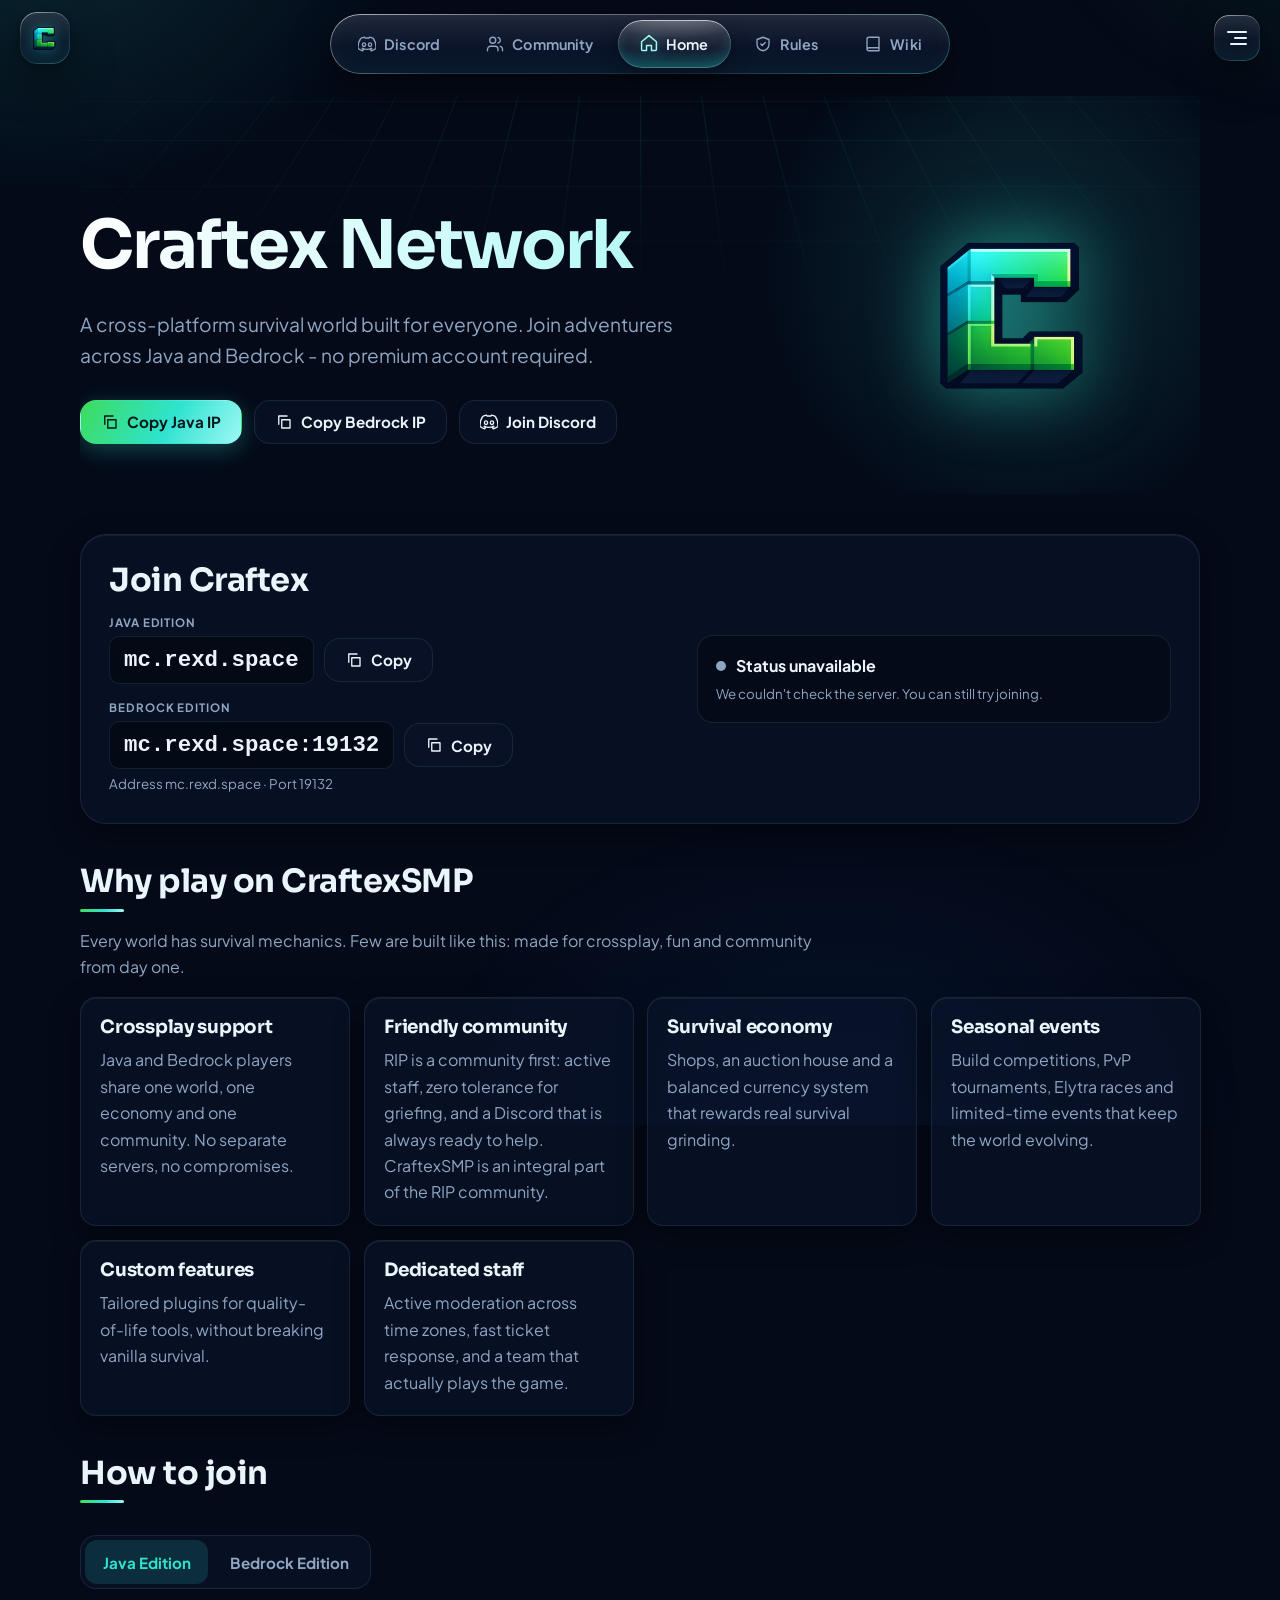
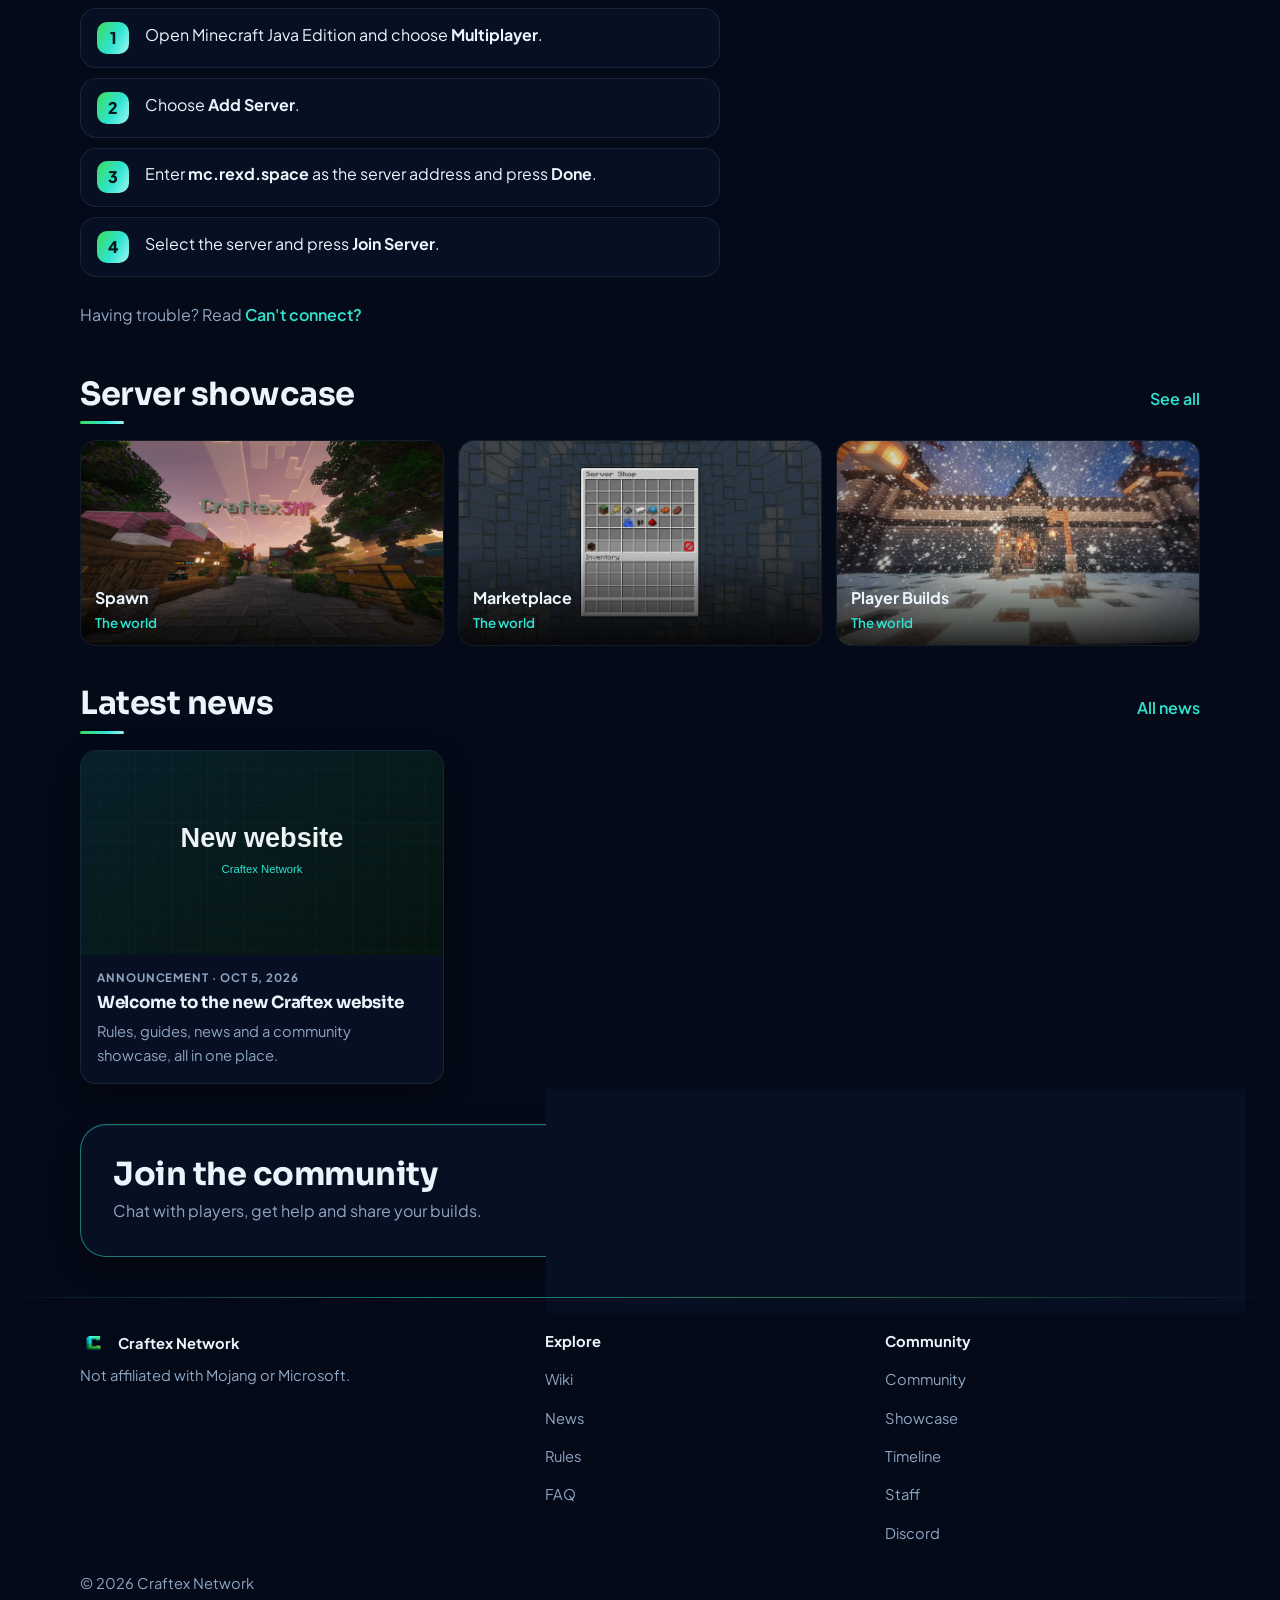
<file: index.html>
<!doctype html>
<html lang="en">
<head>
<meta charset="UTF-8">
<meta name="viewport" content="width=device-width, initial-scale=1, viewport-fit=cover">
<link rel="canonical" href="https://craftex.rexd.space/">
<meta property="og:url" content="https://craftex.rexd.space/">
<title>Craftex Network</title>
<meta name="description" content="Cracked cross-platform survival SMP for Java & Bedrock. No premium account required — join the RIP community today.">
<meta name="theme-color" content="#040a18">
<meta property="og:site_name" content="Craftex Network">
<meta property="og:type" content="website">
<meta property="og:title" content="Craftex Network">
<meta property="og:description" content="Cracked cross-platform survival SMP for Java & Bedrock. No premium account required — join the RIP community today.">
<meta property="og:image" content="https://craftex.rexd.space/images/og-image.png">
<meta name="twitter:card" content="summary_large_image">
<meta name="twitter:title" content="Craftex Network">
<meta name="twitter:description" content="Cracked cross-platform survival SMP for Java & Bedrock. No premium account required — join the RIP community today.">
<meta name="twitter:image" content="https://craftex.rexd.space/images/og-image.png">
<link rel="icon" href="favicon.ico" sizes="any">
<link rel="icon" type="image/png" sizes="32x32" href="images/icons/favicon-32.png">
<link rel="icon" type="image/png" sizes="16x16" href="images/icons/favicon-16.png">
<link rel="apple-touch-icon" href="images/icons/apple-touch-icon.png">
<link rel="manifest" href="site.webmanifest">
<script>/* page transition hand-off: keeps the screen covered while the next page loads (see js/app.js, PT) */
(function(){try{var d=document.documentElement,t=+sessionStorage.getItem("cx-pt");if(t){sessionStorage.removeItem("cx-pt");if(Date.now()-t<8000&&!(window.matchMedia&&matchMedia("(prefers-reduced-motion: reduce)").matches)){d.classList.add("pt-enter","pt-hold");setTimeout(function(){d.classList.remove("pt-enter","pt-hold")},5000)}}}catch(e){}})();</script>
<link rel="preload" href="fonts/sora-latin-wght-normal.woff2" as="font" type="font/woff2" crossorigin>
<link rel="preload" href="fonts/plus-jakarta-sans-latin-wght-normal.woff2" as="font" type="font/woff2" crossorigin>
<link rel="preload" href="images/logo.png" as="image">
<link rel="stylesheet" href="css/style.css">
</head>
<body data-page="home">
<main id="main" class="page-fade"><noscript><div class="container page"><p>This website needs JavaScript to display its content.</p></div></noscript></main>
<script src="js/data.js"></script>
<script src="js/app.js"></script>
</body>
</html>
</file>
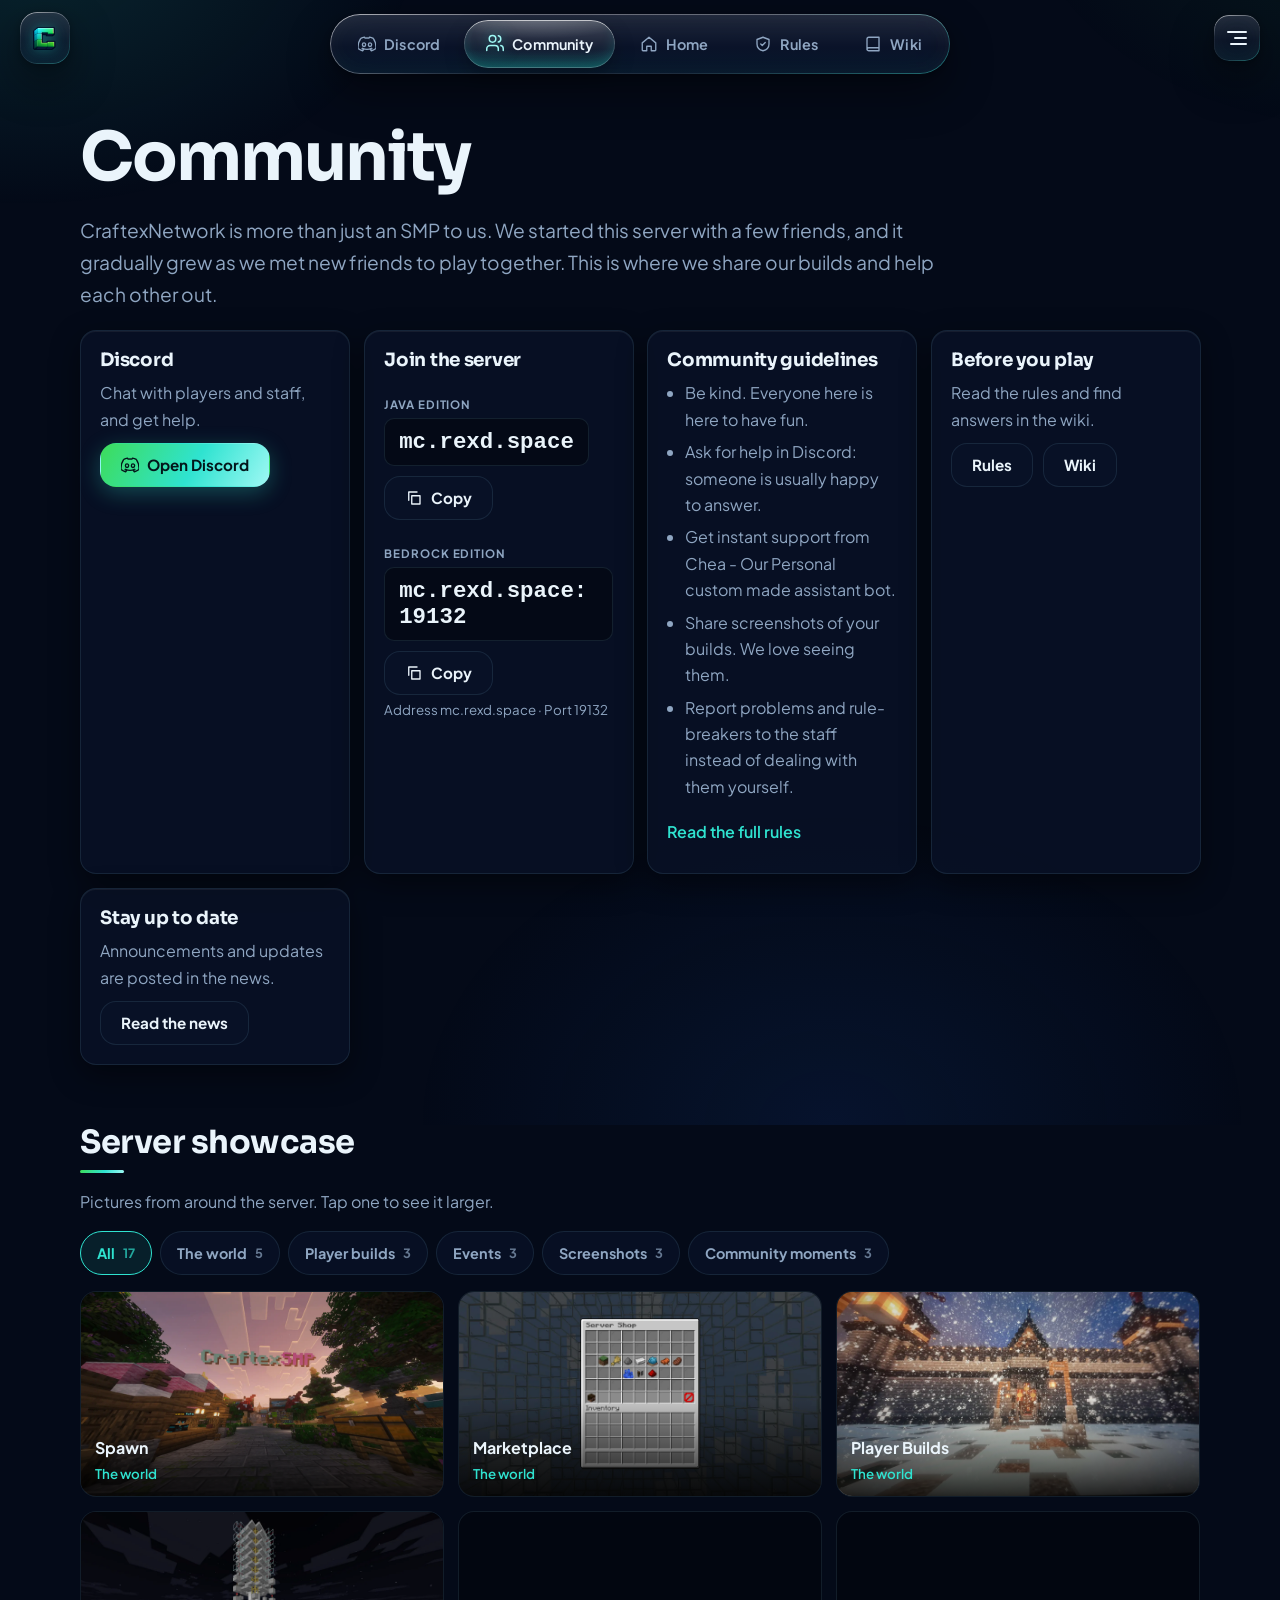
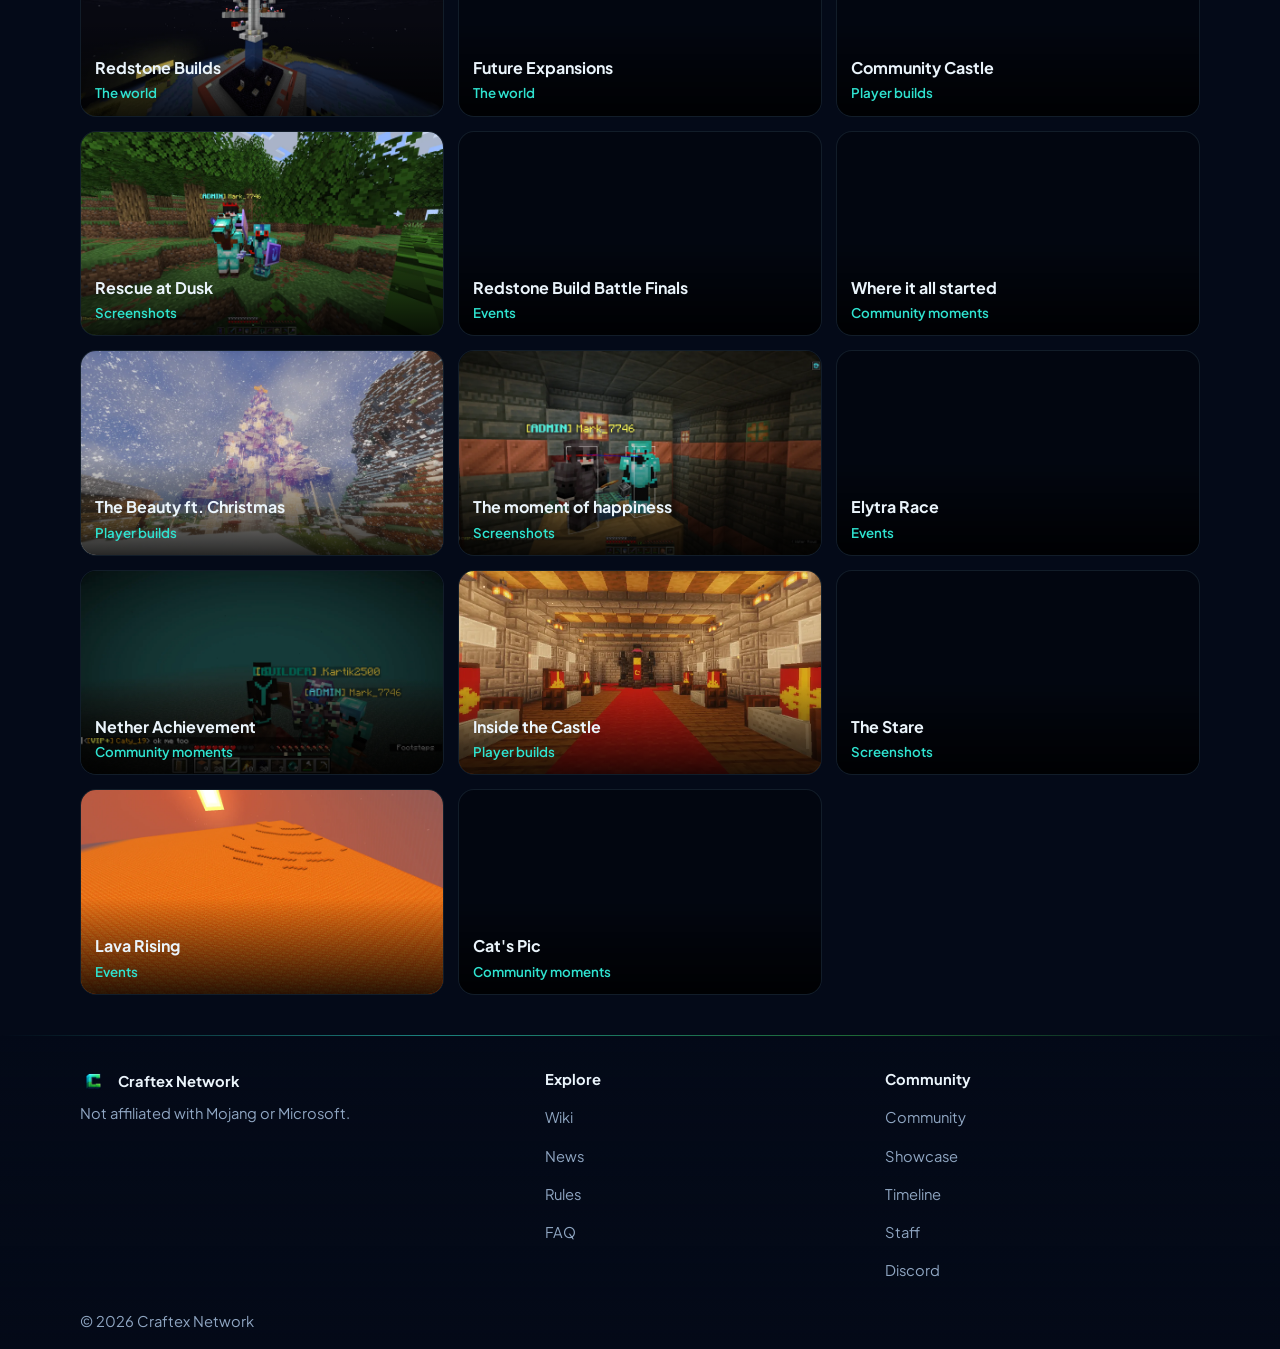
<file: community.html>
<!doctype html>
<html lang="en">
<head>
<meta charset="UTF-8">
<meta name="viewport" content="width=device-width, initial-scale=1, viewport-fit=cover">
<link rel="canonical" href="https://craftex.rexd.space/community.html">
<meta property="og:url" content="https://craftex.rexd.space/community.html">
<title>Community · Craftex Network</title>
<meta name="description" content="Where players meet, share their builds and help each other out.">
<meta name="theme-color" content="#040a18">
<meta property="og:site_name" content="Craftex Network">
<meta property="og:type" content="website">
<meta property="og:title" content="Community · Craftex Network">
<meta property="og:description" content="Where players meet, share their builds and help each other out.">
<meta property="og:image" content="https://craftex.rexd.space/images/og-image.png">
<meta name="twitter:card" content="summary_large_image">
<meta name="twitter:title" content="Community · Craftex Network">
<meta name="twitter:description" content="Where players meet, share their builds and help each other out.">
<meta name="twitter:image" content="https://craftex.rexd.space/images/og-image.png">
<link rel="icon" href="favicon.ico" sizes="any">
<link rel="icon" type="image/png" sizes="32x32" href="images/icons/favicon-32.png">
<link rel="icon" type="image/png" sizes="16x16" href="images/icons/favicon-16.png">
<link rel="apple-touch-icon" href="images/icons/apple-touch-icon.png">
<link rel="manifest" href="site.webmanifest">
<script>/* page transition hand-off: keeps the screen covered while the next page loads (see js/app.js, PT) */
(function(){try{var d=document.documentElement,t=+sessionStorage.getItem("cx-pt");if(t){sessionStorage.removeItem("cx-pt");if(Date.now()-t<8000&&!(window.matchMedia&&matchMedia("(prefers-reduced-motion: reduce)").matches)){d.classList.add("pt-enter","pt-hold");setTimeout(function(){d.classList.remove("pt-enter","pt-hold")},5000)}}}catch(e){}})();</script>
<link rel="preload" href="fonts/sora-latin-wght-normal.woff2" as="font" type="font/woff2" crossorigin>
<link rel="preload" href="fonts/plus-jakarta-sans-latin-wght-normal.woff2" as="font" type="font/woff2" crossorigin>
<link rel="preload" href="images/logo.png" as="image">
<link rel="stylesheet" href="css/style.css">
</head>
<body data-page="community">
<main id="main" class="page-fade"><noscript><div class="container page"><p>This website needs JavaScript to display its content.</p></div></noscript></main>
<script src="js/data.js"></script>
<script src="js/app.js"></script>
</body>
</html>
</file>
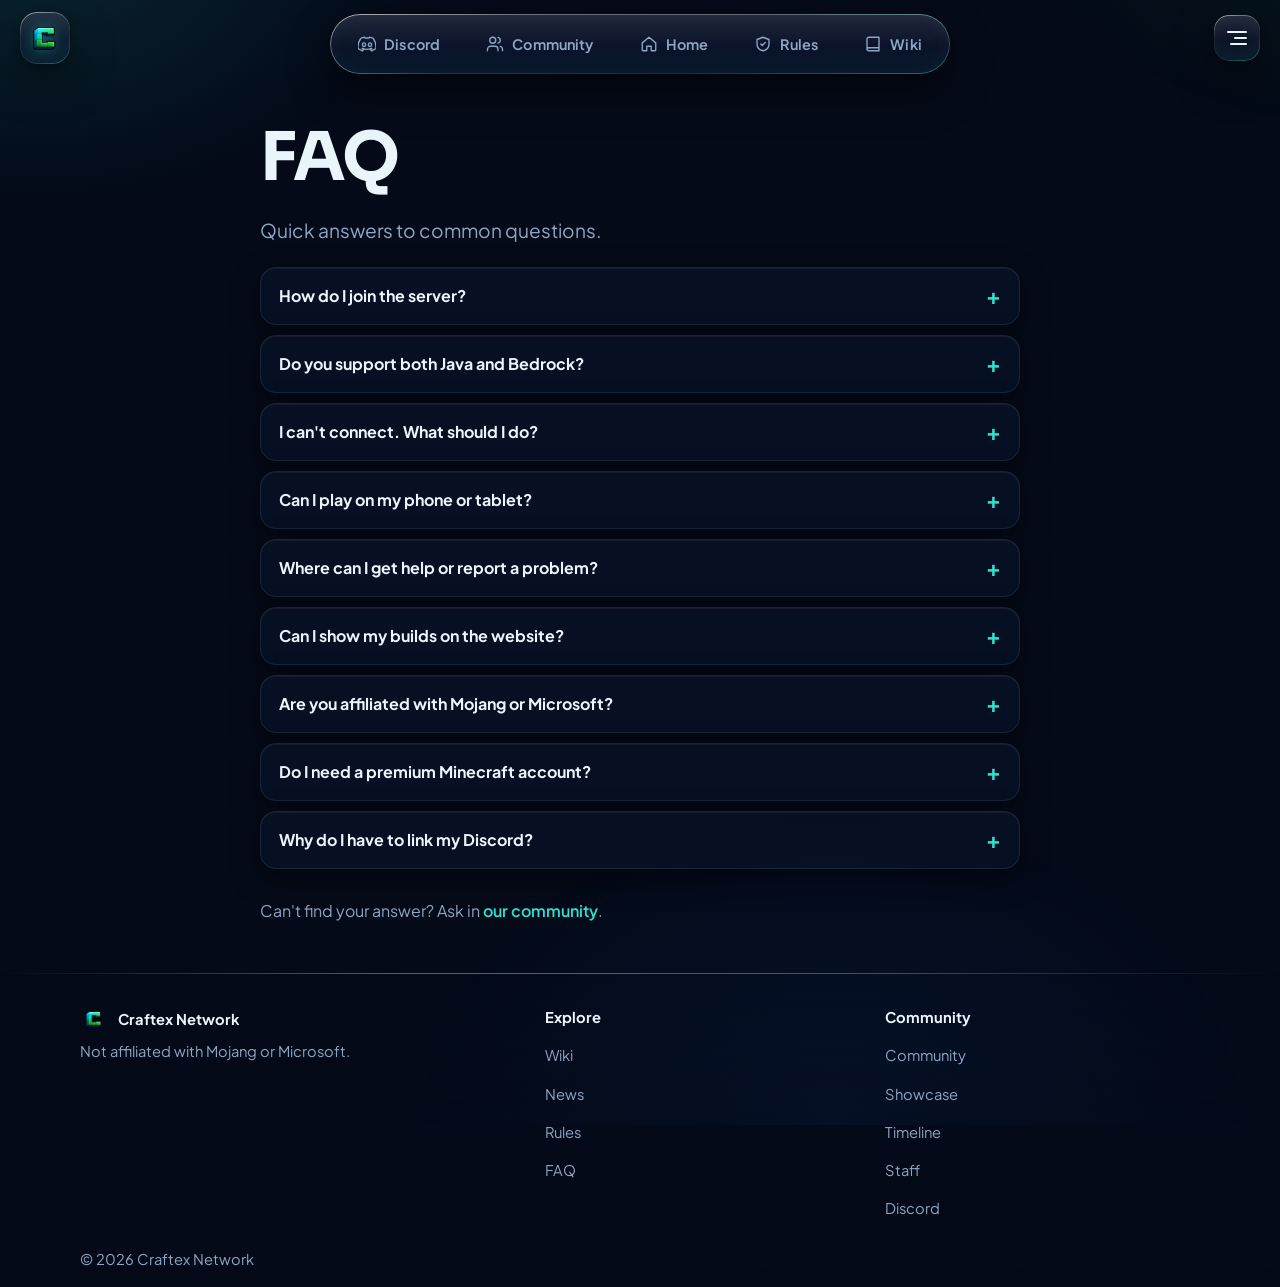
<file: faq.html>
<!doctype html>
<html lang="en">
<head>
<meta charset="UTF-8">
<meta name="viewport" content="width=device-width, initial-scale=1, viewport-fit=cover">
<link rel="canonical" href="https://craftex.rexd.space/faq.html">
<meta property="og:url" content="https://craftex.rexd.space/faq.html">
<title>FAQ · Craftex Network</title>
<meta name="description" content="Answers to common questions about Craftex Network.">
<meta name="theme-color" content="#040a18">
<meta property="og:site_name" content="Craftex Network">
<meta property="og:type" content="website">
<meta property="og:title" content="FAQ · Craftex Network">
<meta property="og:description" content="Answers to common questions about Craftex Network.">
<meta property="og:image" content="https://craftex.rexd.space/images/og-image.png">
<meta name="twitter:card" content="summary_large_image">
<meta name="twitter:title" content="FAQ · Craftex Network">
<meta name="twitter:description" content="Answers to common questions about Craftex Network.">
<meta name="twitter:image" content="https://craftex.rexd.space/images/og-image.png">
<link rel="icon" href="favicon.ico" sizes="any">
<link rel="icon" type="image/png" sizes="32x32" href="images/icons/favicon-32.png">
<link rel="icon" type="image/png" sizes="16x16" href="images/icons/favicon-16.png">
<link rel="apple-touch-icon" href="images/icons/apple-touch-icon.png">
<link rel="manifest" href="site.webmanifest">
<script>/* page transition hand-off: keeps the screen covered while the next page loads (see js/app.js, PT) */
(function(){try{var d=document.documentElement,t=+sessionStorage.getItem("cx-pt");if(t){sessionStorage.removeItem("cx-pt");if(Date.now()-t<8000&&!(window.matchMedia&&matchMedia("(prefers-reduced-motion: reduce)").matches)){d.classList.add("pt-enter","pt-hold");setTimeout(function(){d.classList.remove("pt-enter","pt-hold")},5000)}}}catch(e){}})();</script>
<link rel="preload" href="fonts/sora-latin-wght-normal.woff2" as="font" type="font/woff2" crossorigin>
<link rel="preload" href="fonts/plus-jakarta-sans-latin-wght-normal.woff2" as="font" type="font/woff2" crossorigin>
<link rel="preload" href="images/logo.png" as="image">
<link rel="stylesheet" href="css/style.css">
</head>
<body data-page="faq">
<main id="main" class="page-fade"><noscript><div class="container page"><p>This website needs JavaScript to display its content.</p></div></noscript></main>
<script src="js/data.js"></script>
<script src="js/app.js"></script>
</body>
</html>
</file>
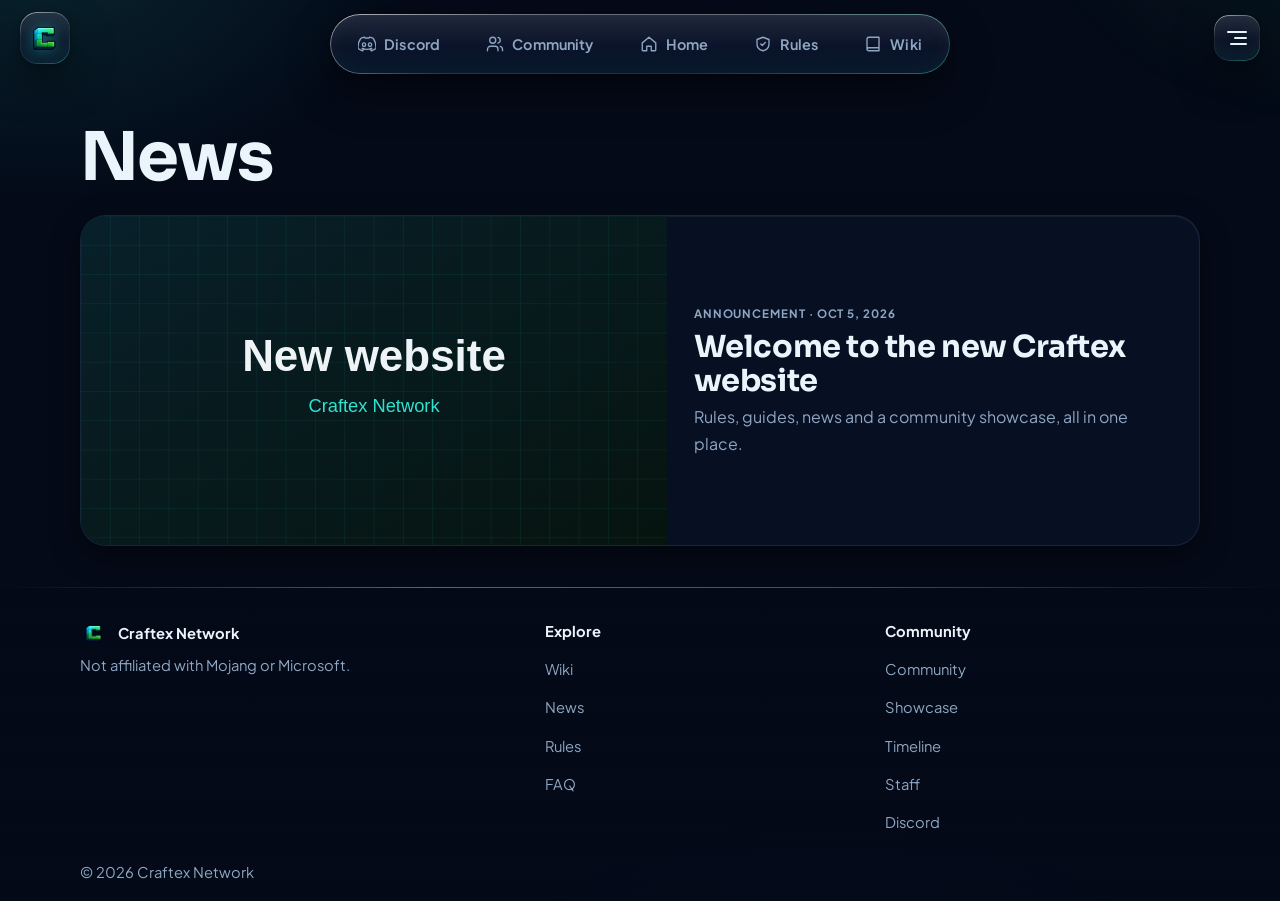
<file: news.html>
<!doctype html>
<html lang="en">
<head>
<meta charset="UTF-8">
<meta name="viewport" content="width=device-width, initial-scale=1, viewport-fit=cover">
<link rel="canonical" href="https://craftex.rexd.space/news.html">
<meta property="og:url" content="https://craftex.rexd.space/news.html">
<title>News · Craftex Network</title>
<meta name="description" content="News and announcements from Craftex Network.">
<meta name="theme-color" content="#040a18">
<meta property="og:site_name" content="Craftex Network">
<meta property="og:type" content="website">
<meta property="og:title" content="News · Craftex Network">
<meta property="og:description" content="News and announcements from Craftex Network.">
<meta property="og:image" content="https://craftex.rexd.space/images/og-image.png">
<meta name="twitter:card" content="summary_large_image">
<meta name="twitter:title" content="News · Craftex Network">
<meta name="twitter:description" content="News and announcements from Craftex Network.">
<meta name="twitter:image" content="https://craftex.rexd.space/images/og-image.png">
<link rel="icon" href="favicon.ico" sizes="any">
<link rel="icon" type="image/png" sizes="32x32" href="images/icons/favicon-32.png">
<link rel="icon" type="image/png" sizes="16x16" href="images/icons/favicon-16.png">
<link rel="apple-touch-icon" href="images/icons/apple-touch-icon.png">
<link rel="manifest" href="site.webmanifest">
<script>/* page transition hand-off: keeps the screen covered while the next page loads (see js/app.js, PT) */
(function(){try{var d=document.documentElement,t=+sessionStorage.getItem("cx-pt");if(t){sessionStorage.removeItem("cx-pt");if(Date.now()-t<8000&&!(window.matchMedia&&matchMedia("(prefers-reduced-motion: reduce)").matches)){d.classList.add("pt-enter","pt-hold");setTimeout(function(){d.classList.remove("pt-enter","pt-hold")},5000)}}}catch(e){}})();</script>
<link rel="preload" href="fonts/sora-latin-wght-normal.woff2" as="font" type="font/woff2" crossorigin>
<link rel="preload" href="fonts/plus-jakarta-sans-latin-wght-normal.woff2" as="font" type="font/woff2" crossorigin>
<link rel="preload" href="images/logo.png" as="image">
<link rel="stylesheet" href="css/style.css">
</head>
<body data-page="news">
<main id="main" class="page-fade"><noscript><div class="container page"><p>This website needs JavaScript to display its content.</p></div></noscript></main>
<script src="js/data.js"></script>
<script src="js/app.js"></script>
</body>
</html>
</file>
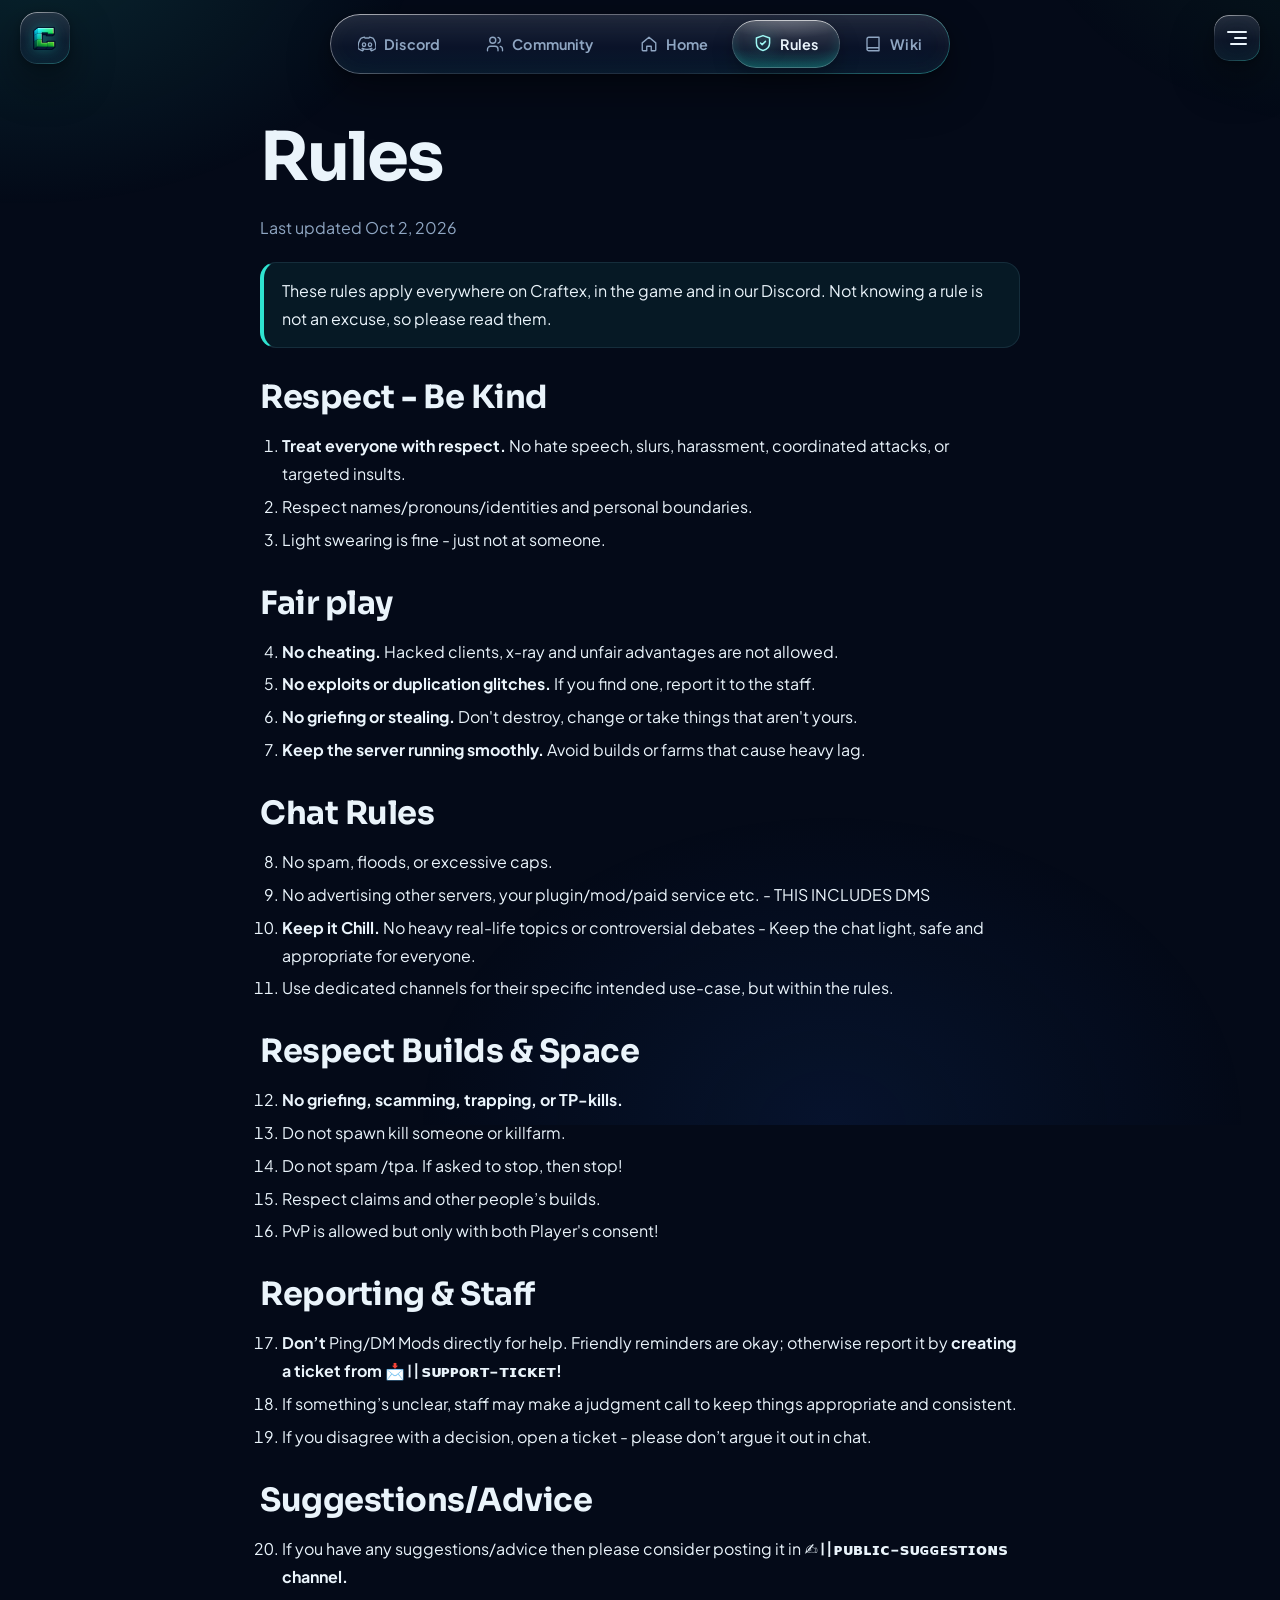
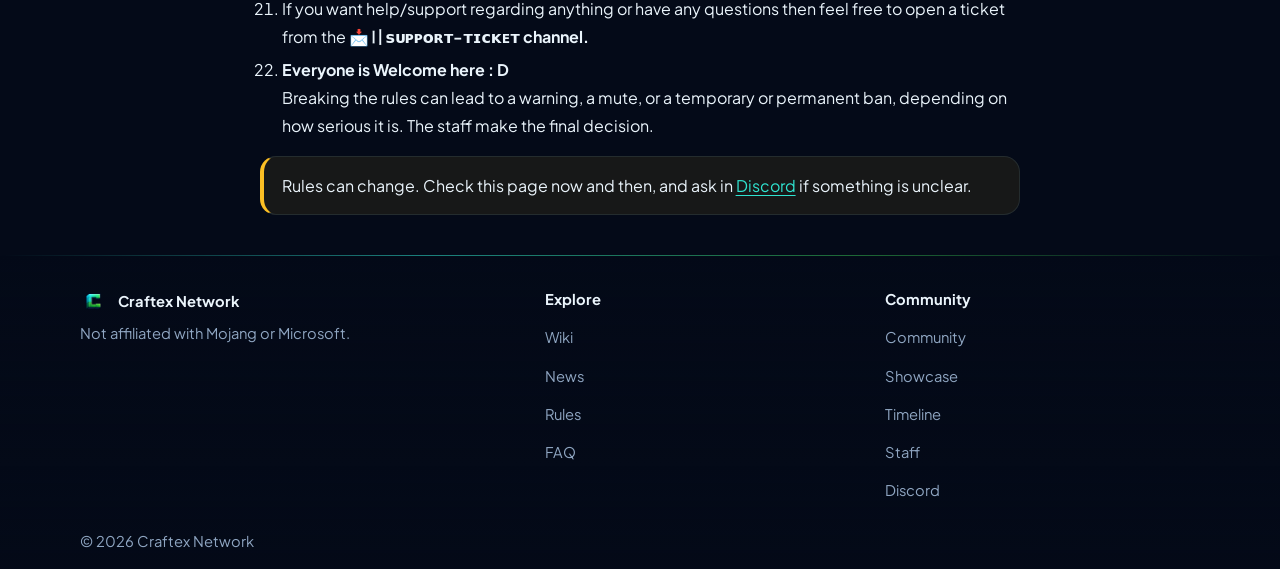
<file: rules.html>
<!doctype html>
<html lang="en">
<head>
<meta charset="UTF-8">
<meta name="viewport" content="width=device-width, initial-scale=1, viewport-fit=cover">
<link rel="canonical" href="https://craftex.rexd.space/rules.html">
<meta property="og:url" content="https://craftex.rexd.space/rules.html">
<title>Rules · Craftex Network</title>
<meta name="description" content="The rules of Craftex Network.">
<meta name="theme-color" content="#040a18">
<meta property="og:site_name" content="Craftex Network">
<meta property="og:type" content="website">
<meta property="og:title" content="Rules · Craftex Network">
<meta property="og:description" content="The rules of Craftex Network.">
<meta property="og:image" content="https://craftex.rexd.space/images/og-image.png">
<meta name="twitter:card" content="summary_large_image">
<meta name="twitter:title" content="Rules · Craftex Network">
<meta name="twitter:description" content="The rules of Craftex Network.">
<meta name="twitter:image" content="https://craftex.rexd.space/images/og-image.png">
<link rel="icon" href="favicon.ico" sizes="any">
<link rel="icon" type="image/png" sizes="32x32" href="images/icons/favicon-32.png">
<link rel="icon" type="image/png" sizes="16x16" href="images/icons/favicon-16.png">
<link rel="apple-touch-icon" href="images/icons/apple-touch-icon.png">
<link rel="manifest" href="site.webmanifest">
<script>/* page transition hand-off: keeps the screen covered while the next page loads (see js/app.js, PT) */
(function(){try{var d=document.documentElement,t=+sessionStorage.getItem("cx-pt");if(t){sessionStorage.removeItem("cx-pt");if(Date.now()-t<8000&&!(window.matchMedia&&matchMedia("(prefers-reduced-motion: reduce)").matches)){d.classList.add("pt-enter","pt-hold");setTimeout(function(){d.classList.remove("pt-enter","pt-hold")},5000)}}}catch(e){}})();</script>
<link rel="preload" href="fonts/sora-latin-wght-normal.woff2" as="font" type="font/woff2" crossorigin>
<link rel="preload" href="fonts/plus-jakarta-sans-latin-wght-normal.woff2" as="font" type="font/woff2" crossorigin>
<link rel="preload" href="images/logo.png" as="image">
<link rel="stylesheet" href="css/style.css">
</head>
<body data-page="rules">
<main id="main" class="page-fade"><noscript><div class="container page"><p>This website needs JavaScript to display its content.</p></div></noscript></main>
<script src="js/data.js"></script>
<script src="js/app.js"></script>
</body>
</html>
</file>
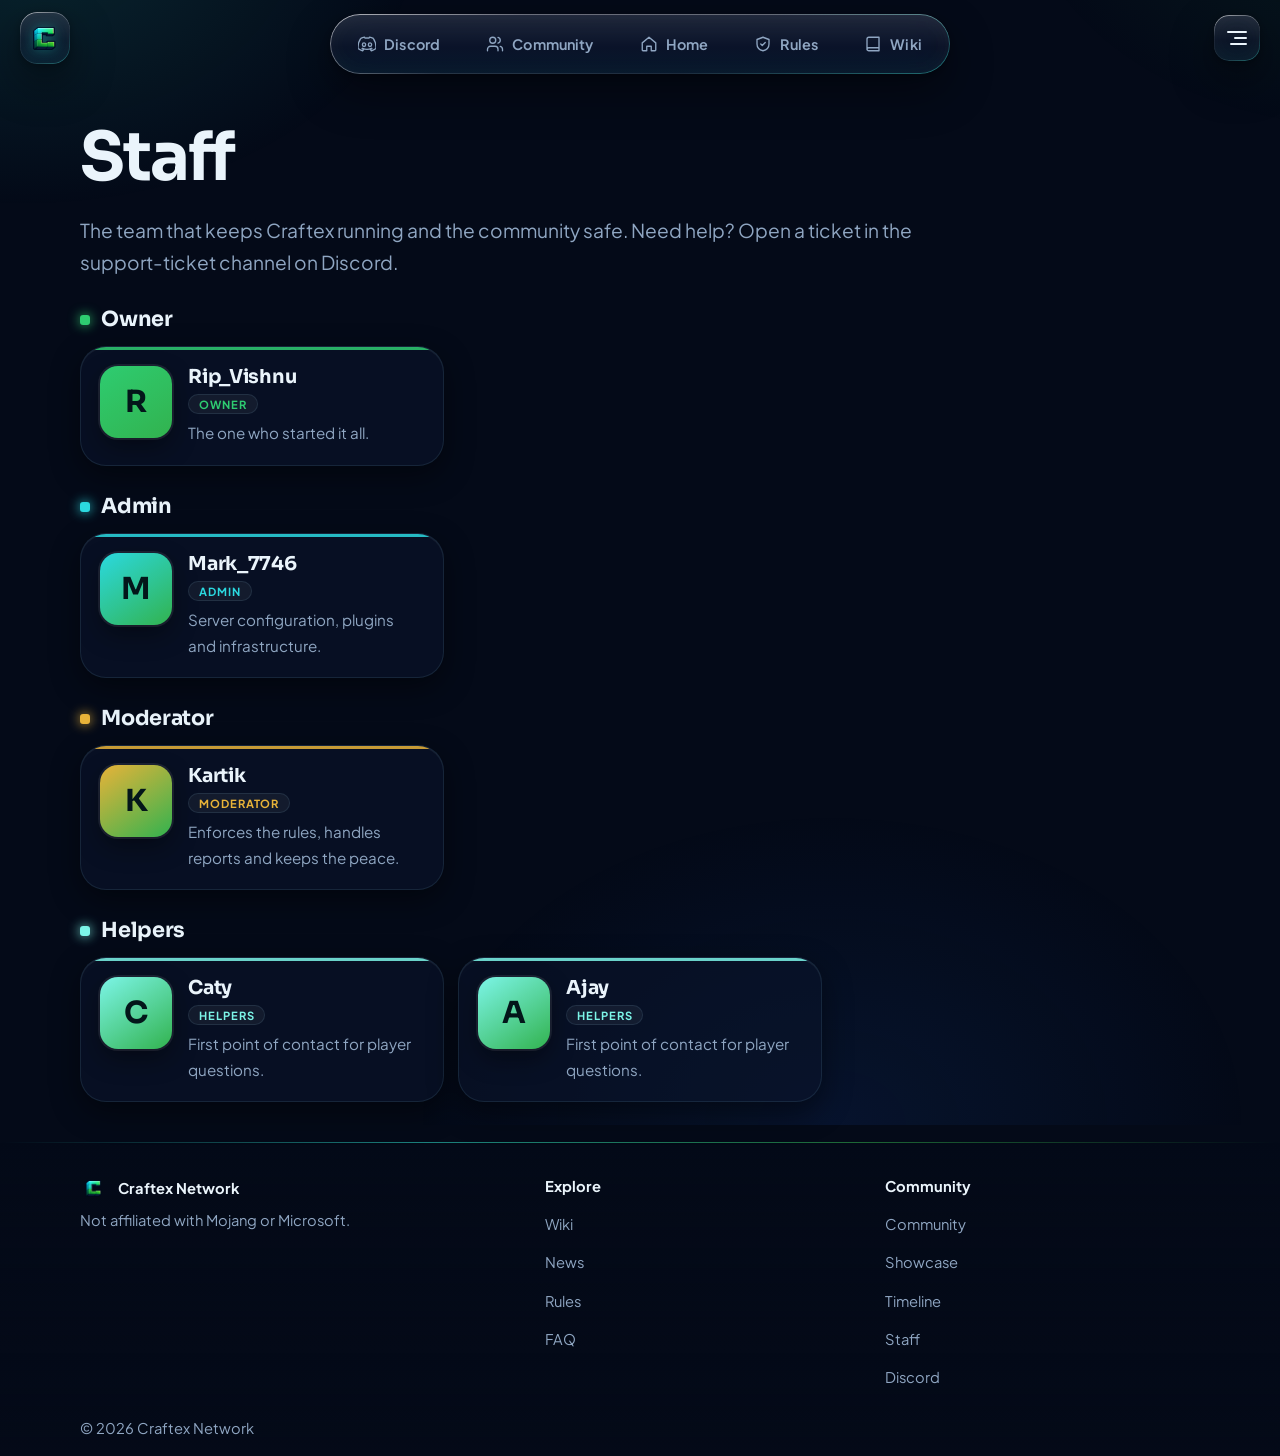
<file: staff.html>
<!doctype html>
<html lang="en">
<head>
<meta charset="UTF-8">
<meta name="viewport" content="width=device-width, initial-scale=1, viewport-fit=cover">
<link rel="canonical" href="https://craftex.rexd.space/staff.html">
<meta property="og:url" content="https://craftex.rexd.space/staff.html">
<title>Staff · Craftex Network</title>
<meta name="description" content="Where players meet, share their builds and help each other out.">
<meta name="theme-color" content="#040a18">
<meta property="og:site_name" content="Craftex Network">
<meta property="og:type" content="website">
<meta property="og:title" content="Staff · Craftex Network">
<meta property="og:description" content="Where players meet, share their builds and help each other out.">
<meta property="og:image" content="https://craftex.rexd.space/images/og-image.png">
<meta name="twitter:card" content="summary_large_image">
<meta name="twitter:title" content="Staff · Craftex Network">
<meta name="twitter:description" content="Where players meet, share their builds and help each other out.">
<meta name="twitter:image" content="https://craftex.rexd.space/images/og-image.png">
<link rel="icon" href="favicon.ico" sizes="any">
<link rel="icon" type="image/png" sizes="32x32" href="images/icons/favicon-32.png">
<link rel="icon" type="image/png" sizes="16x16" href="images/icons/favicon-16.png">
<link rel="apple-touch-icon" href="images/icons/apple-touch-icon.png">
<link rel="manifest" href="site.webmanifest">
<script>/* page transition hand-off: keeps the screen covered while the next page loads (see js/app.js, PT) */
(function(){try{var d=document.documentElement,t=+sessionStorage.getItem("cx-pt");if(t){sessionStorage.removeItem("cx-pt");if(Date.now()-t<8000&&!(window.matchMedia&&matchMedia("(prefers-reduced-motion: reduce)").matches)){d.classList.add("pt-enter","pt-hold");setTimeout(function(){d.classList.remove("pt-enter","pt-hold")},5000)}}}catch(e){}})();</script>
<link rel="preload" href="fonts/sora-latin-wght-normal.woff2" as="font" type="font/woff2" crossorigin>
<link rel="preload" href="fonts/plus-jakarta-sans-latin-wght-normal.woff2" as="font" type="font/woff2" crossorigin>
<link rel="preload" href="images/logo.png" as="image">
<link rel="stylesheet" href="css/style.css">
</head>
<body data-page="staff">
<main id="main" class="page-fade"><noscript><div class="container page"><p>This website needs JavaScript to display its content.</p></div></noscript></main>
<script src="js/data.js"></script>
<script src="js/app.js"></script>
</body>
</html>
</file>
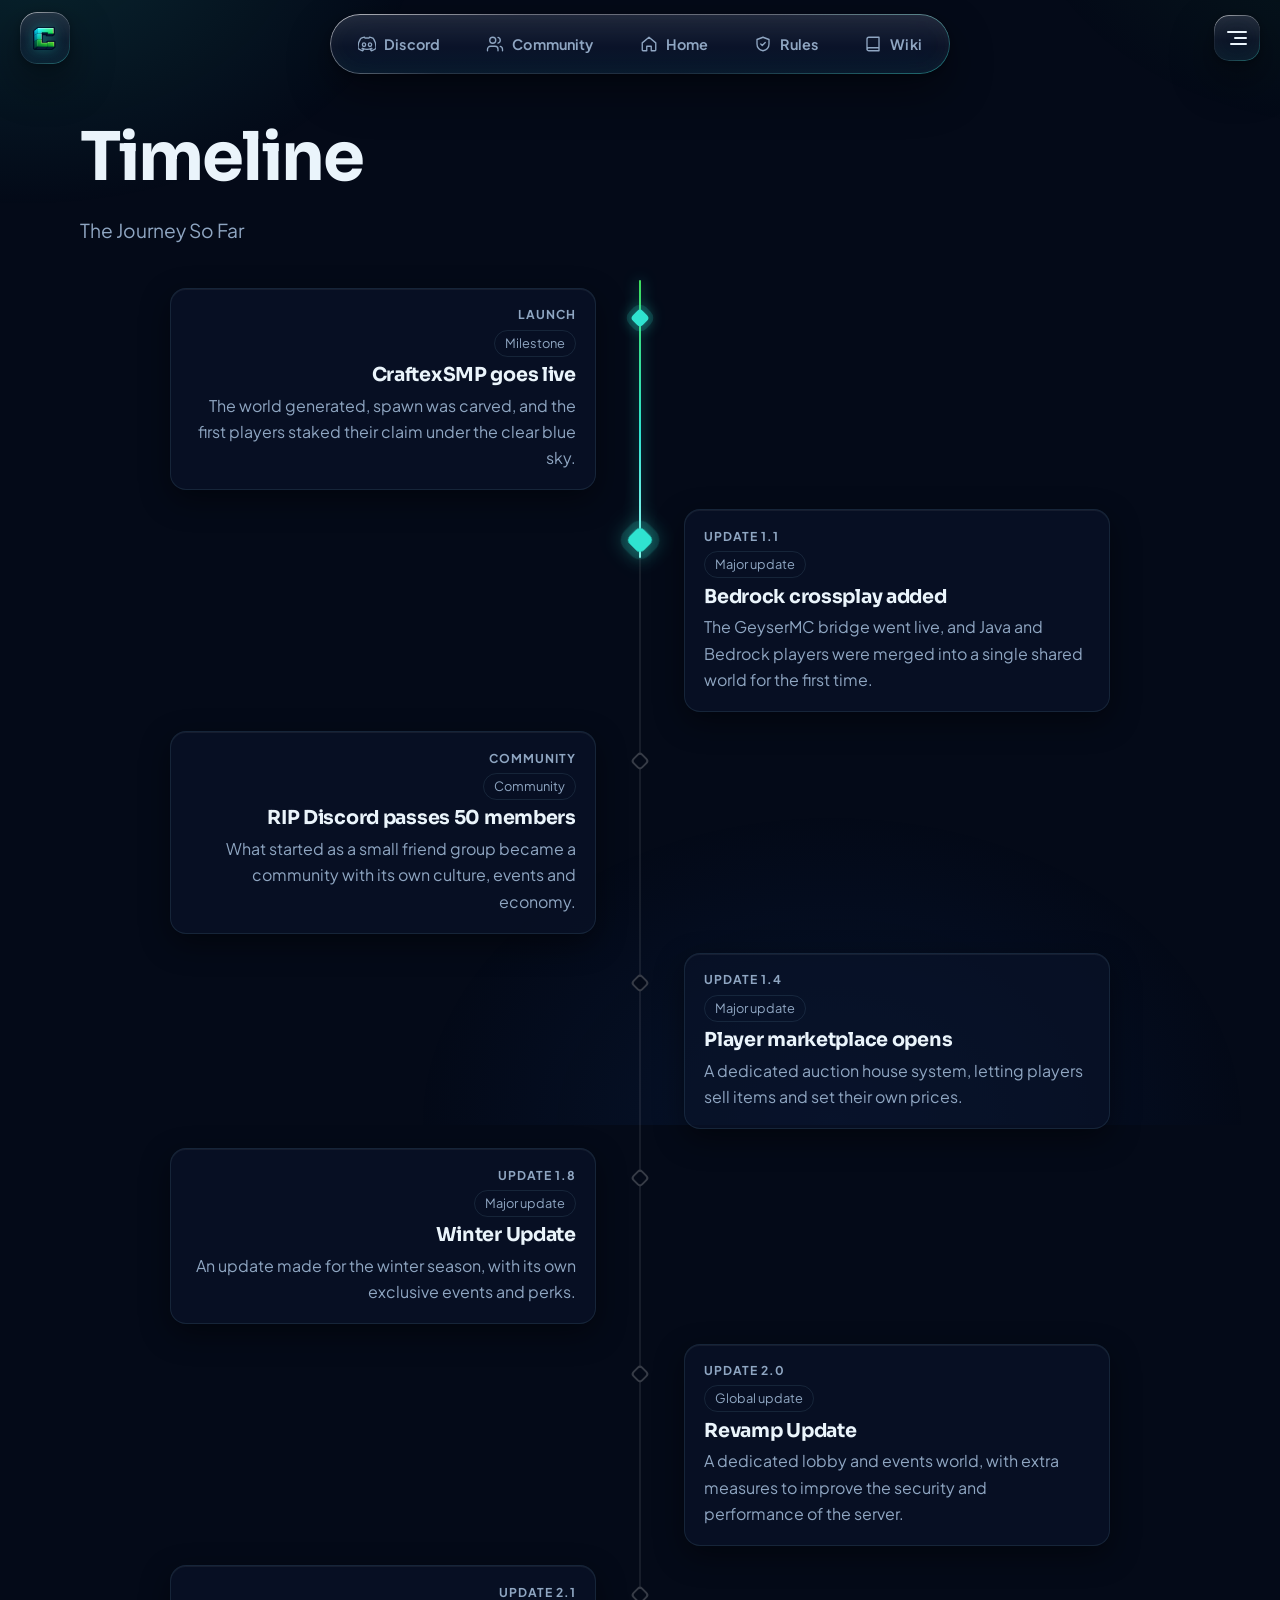
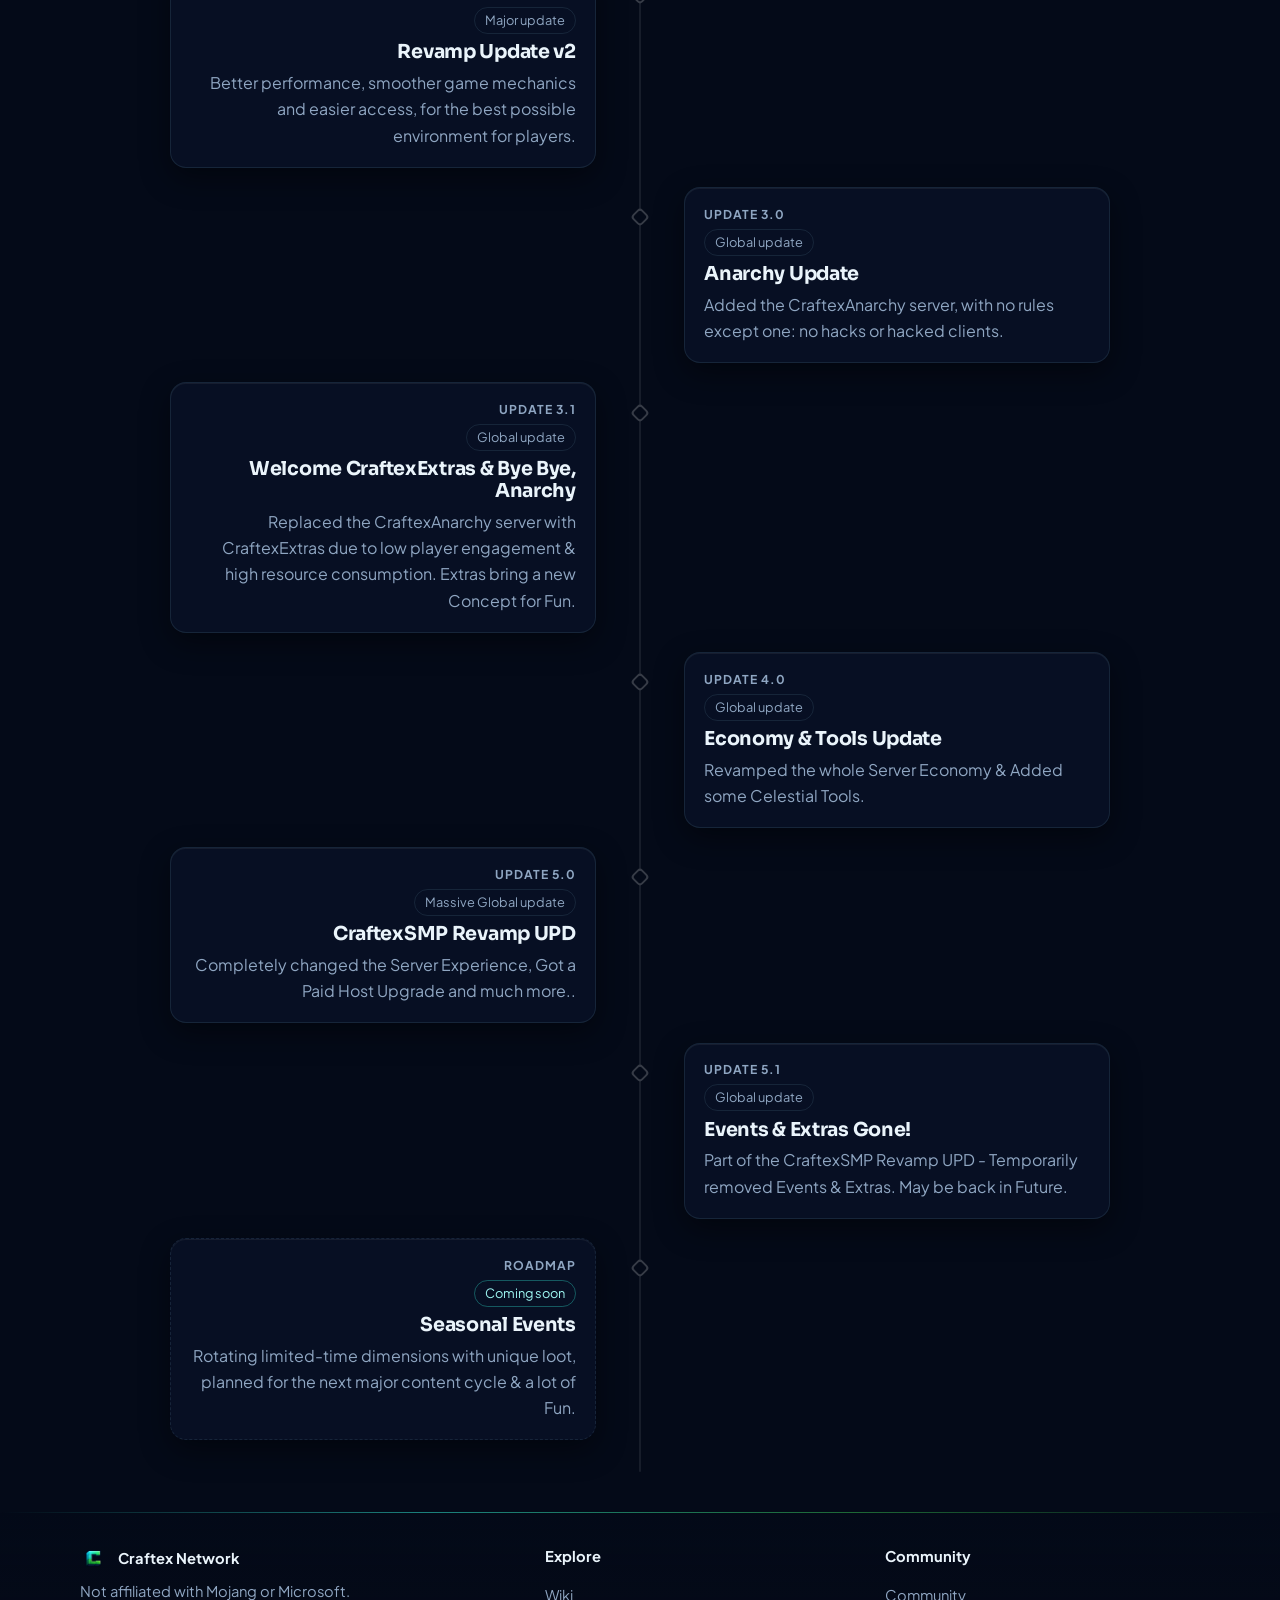
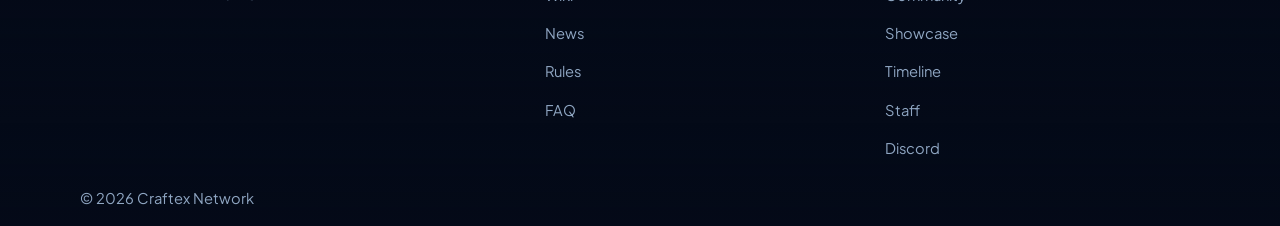
<file: timeline.html>
<!doctype html>
<html lang="en">
<head>
<meta charset="UTF-8">
<meta name="viewport" content="width=device-width, initial-scale=1, viewport-fit=cover">
<link rel="canonical" href="https://craftex.rexd.space/timeline.html">
<meta property="og:url" content="https://craftex.rexd.space/timeline.html">
<title>Timeline · Craftex Network</title>
<meta name="description" content="Where players meet, share their builds and help each other out.">
<meta name="theme-color" content="#040a18">
<meta property="og:site_name" content="Craftex Network">
<meta property="og:type" content="website">
<meta property="og:title" content="Timeline · Craftex Network">
<meta property="og:description" content="Where players meet, share their builds and help each other out.">
<meta property="og:image" content="https://craftex.rexd.space/images/og-image.png">
<meta name="twitter:card" content="summary_large_image">
<meta name="twitter:title" content="Timeline · Craftex Network">
<meta name="twitter:description" content="Where players meet, share their builds and help each other out.">
<meta name="twitter:image" content="https://craftex.rexd.space/images/og-image.png">
<link rel="icon" href="favicon.ico" sizes="any">
<link rel="icon" type="image/png" sizes="32x32" href="images/icons/favicon-32.png">
<link rel="icon" type="image/png" sizes="16x16" href="images/icons/favicon-16.png">
<link rel="apple-touch-icon" href="images/icons/apple-touch-icon.png">
<link rel="manifest" href="site.webmanifest">
<script>/* page transition hand-off: keeps the screen covered while the next page loads (see js/app.js, PT) */
(function(){try{var d=document.documentElement,t=+sessionStorage.getItem("cx-pt");if(t){sessionStorage.removeItem("cx-pt");if(Date.now()-t<8000&&!(window.matchMedia&&matchMedia("(prefers-reduced-motion: reduce)").matches)){d.classList.add("pt-enter","pt-hold");setTimeout(function(){d.classList.remove("pt-enter","pt-hold")},5000)}}}catch(e){}})();</script>
<link rel="preload" href="fonts/sora-latin-wght-normal.woff2" as="font" type="font/woff2" crossorigin>
<link rel="preload" href="fonts/plus-jakarta-sans-latin-wght-normal.woff2" as="font" type="font/woff2" crossorigin>
<link rel="preload" href="images/logo.png" as="image">
<link rel="stylesheet" href="css/style.css">
</head>
<body data-page="timeline">
<main id="main" class="page-fade"><noscript><div class="container page"><p>This website needs JavaScript to display its content.</p></div></noscript></main>
<script src="js/data.js"></script>
<script src="js/app.js"></script>
</body>
</html>
</file>
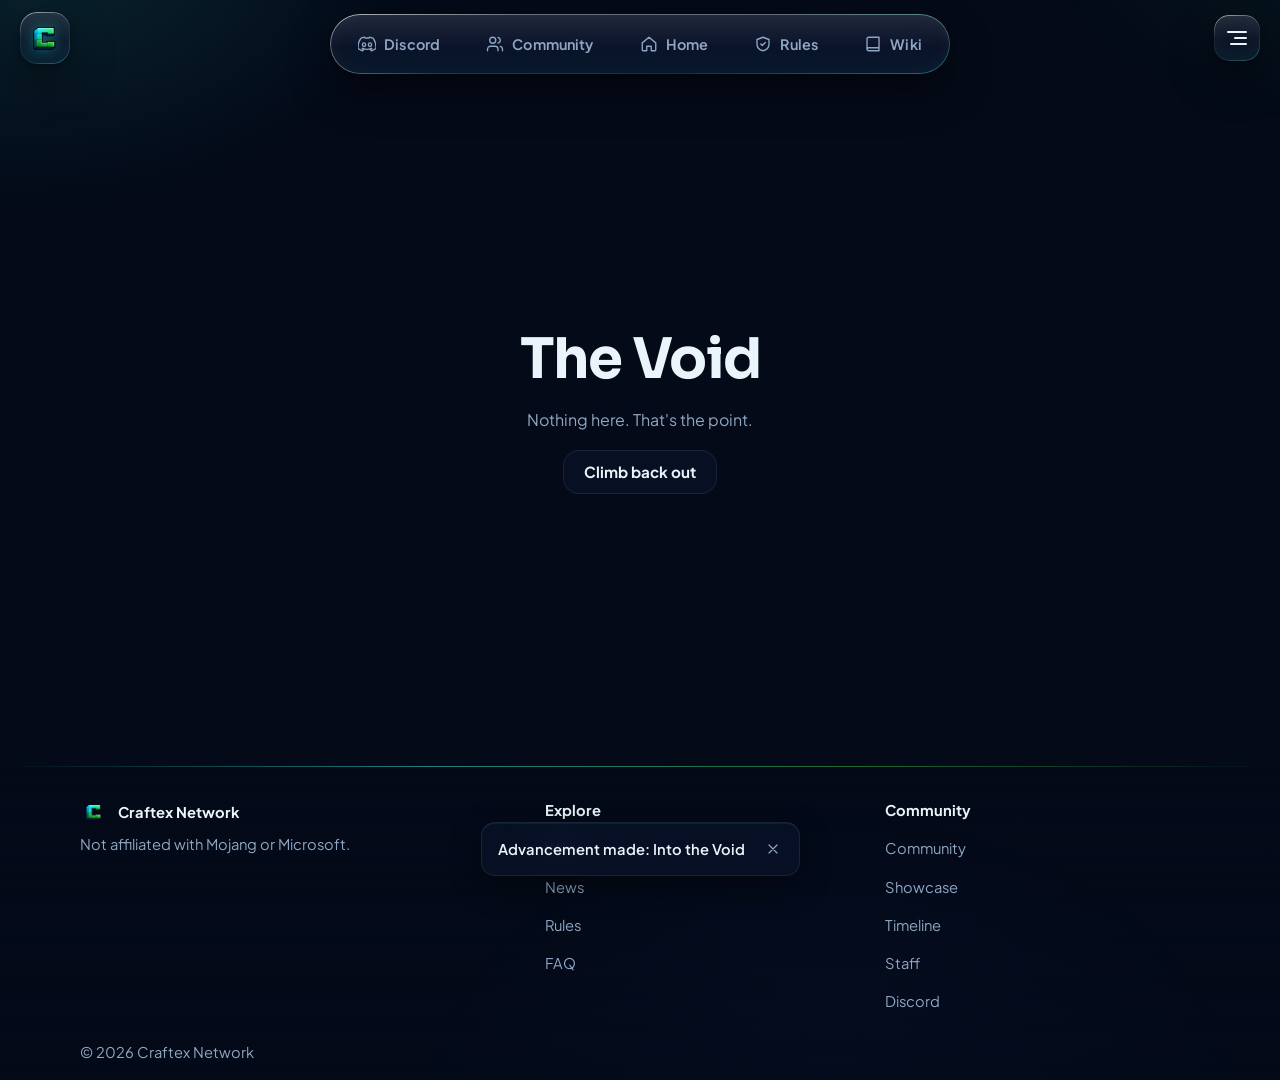
<file: void.html>
<!doctype html>
<html lang="en">
<head>
<meta charset="UTF-8">
<meta name="viewport" content="width=device-width, initial-scale=1, viewport-fit=cover">
<meta name="robots" content="noindex">
<title>The Void · Craftex Network</title>
<meta name="description" content="Nothing here.">
<meta name="theme-color" content="#040a18">
<meta property="og:site_name" content="Craftex Network">
<meta property="og:type" content="website">
<meta property="og:title" content="The Void · Craftex Network">
<meta property="og:description" content="Nothing here.">
<meta property="og:image" content="https://craftex.rexd.space/images/og-image.png">
<meta name="twitter:card" content="summary_large_image">
<meta name="twitter:title" content="The Void · Craftex Network">
<meta name="twitter:description" content="Nothing here.">
<meta name="twitter:image" content="https://craftex.rexd.space/images/og-image.png">
<link rel="icon" href="favicon.ico" sizes="any">
<link rel="icon" type="image/png" sizes="32x32" href="images/icons/favicon-32.png">
<link rel="icon" type="image/png" sizes="16x16" href="images/icons/favicon-16.png">
<link rel="apple-touch-icon" href="images/icons/apple-touch-icon.png">
<link rel="manifest" href="site.webmanifest">
<script>/* page transition hand-off: keeps the screen covered while the next page loads (see js/app.js, PT) */
(function(){try{var d=document.documentElement,t=+sessionStorage.getItem("cx-pt");if(t){sessionStorage.removeItem("cx-pt");if(Date.now()-t<8000&&!(window.matchMedia&&matchMedia("(prefers-reduced-motion: reduce)").matches)){d.classList.add("pt-enter","pt-hold");setTimeout(function(){d.classList.remove("pt-enter","pt-hold")},5000)}}}catch(e){}})();</script>
<link rel="preload" href="fonts/sora-latin-wght-normal.woff2" as="font" type="font/woff2" crossorigin>
<link rel="preload" href="fonts/plus-jakarta-sans-latin-wght-normal.woff2" as="font" type="font/woff2" crossorigin>
<link rel="preload" href="images/logo.png" as="image">
<link rel="stylesheet" href="css/style.css">
</head>
<body data-page="void">
<main id="main" class="page-fade"><noscript><div class="container page"><p>This website needs JavaScript to display its content.</p></div></noscript></main>
<script src="js/data.js"></script>
<script src="js/app.js"></script>
</body>
</html>
</file>
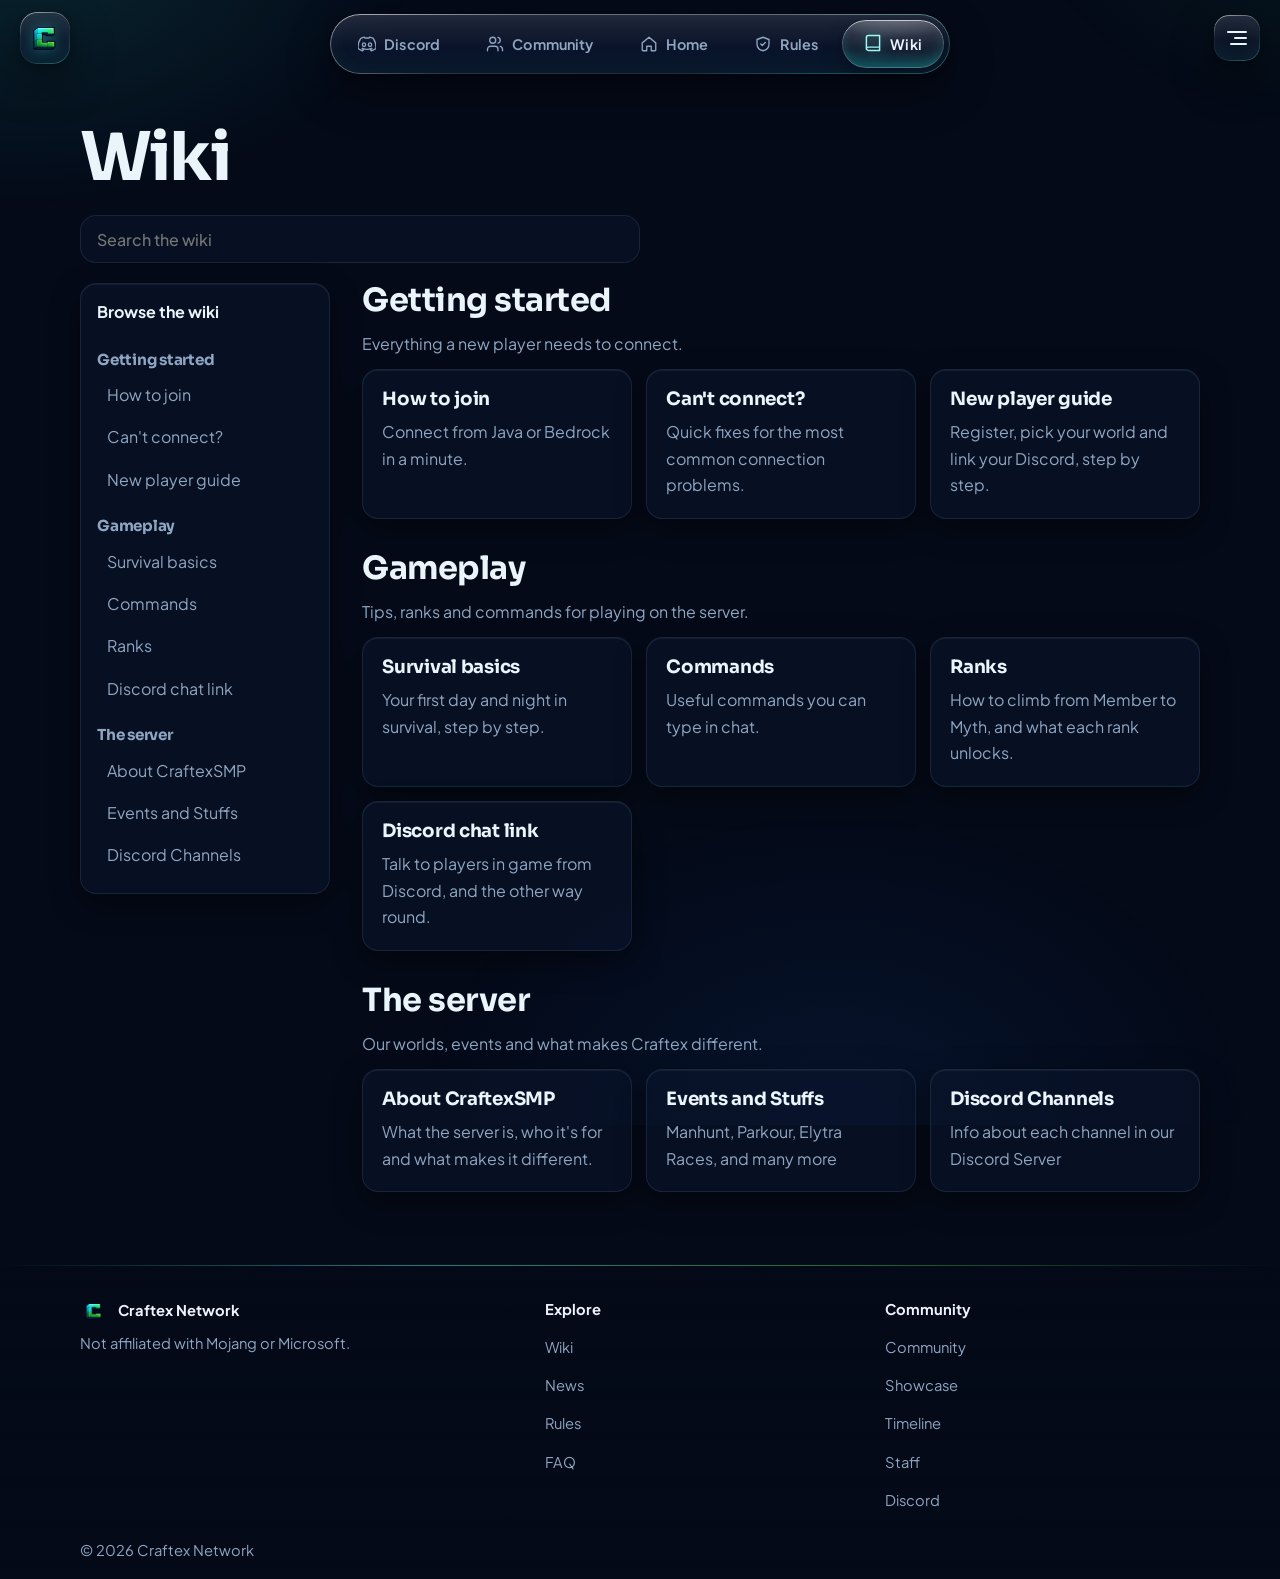
<file: wiki.html>
<!doctype html>
<html lang="en">
<head>
<meta charset="UTF-8">
<meta name="viewport" content="width=device-width, initial-scale=1, viewport-fit=cover">
<link rel="canonical" href="https://craftex.rexd.space/wiki.html">
<meta property="og:url" content="https://craftex.rexd.space/wiki.html">
<title>Wiki · Craftex Network</title>
<meta name="description" content="Guides, commands and answers for Craftex Network.">
<meta name="theme-color" content="#040a18">
<meta property="og:site_name" content="Craftex Network">
<meta property="og:type" content="website">
<meta property="og:title" content="Wiki · Craftex Network">
<meta property="og:description" content="Guides, commands and answers for Craftex Network.">
<meta property="og:image" content="https://craftex.rexd.space/images/og-image.png">
<meta name="twitter:card" content="summary_large_image">
<meta name="twitter:title" content="Wiki · Craftex Network">
<meta name="twitter:description" content="Guides, commands and answers for Craftex Network.">
<meta name="twitter:image" content="https://craftex.rexd.space/images/og-image.png">
<link rel="icon" href="favicon.ico" sizes="any">
<link rel="icon" type="image/png" sizes="32x32" href="images/icons/favicon-32.png">
<link rel="icon" type="image/png" sizes="16x16" href="images/icons/favicon-16.png">
<link rel="apple-touch-icon" href="images/icons/apple-touch-icon.png">
<link rel="manifest" href="site.webmanifest">
<script>/* page transition hand-off: keeps the screen covered while the next page loads (see js/app.js, PT) */
(function(){try{var d=document.documentElement,t=+sessionStorage.getItem("cx-pt");if(t){sessionStorage.removeItem("cx-pt");if(Date.now()-t<8000&&!(window.matchMedia&&matchMedia("(prefers-reduced-motion: reduce)").matches)){d.classList.add("pt-enter","pt-hold");setTimeout(function(){d.classList.remove("pt-enter","pt-hold")},5000)}}}catch(e){}})();</script>
<link rel="preload" href="fonts/sora-latin-wght-normal.woff2" as="font" type="font/woff2" crossorigin>
<link rel="preload" href="fonts/plus-jakarta-sans-latin-wght-normal.woff2" as="font" type="font/woff2" crossorigin>
<link rel="preload" href="images/logo.png" as="image">
<link rel="stylesheet" href="css/style.css">
</head>
<body data-page="wiki">
<main id="main" class="page-fade"><noscript><div class="container page"><p>This website needs JavaScript to display its content.</p></div></noscript></main>
<script src="js/data.js"></script>
<script src="js/app.js"></script>
</body>
</html>
</file>
<file: css/style.css>
/* ---- Fonts: self-hosted in /fonts (Sora for headings, Plus Jakarta Sans for text and buttons). Both are open-source (SIL OFL). ---- */
@font-face {
  font-family: "Sora";
  font-style: normal;
  font-display: swap;
  font-weight: 100 800;
  src: url("../fonts/sora-latin-ext-wght-normal.woff2") format("woff2");
  unicode-range: U+0100-02BA,U+02BD-02C5,U+02C7-02CC,U+02CE-02D7,U+02DD-02FF,U+0304,U+0308,U+0329,U+1D00-1DBF,U+1E00-1E9F,U+1EF2-1EFF,U+2020,U+20A0-20AB,U+20AD-20C0,U+2113,U+2C60-2C7F,U+A720-A7FF;
}
@font-face {
  font-family: "Sora";
  font-style: normal;
  font-display: swap;
  font-weight: 100 800;
  src: url("../fonts/sora-latin-wght-normal.woff2") format("woff2");
  unicode-range: U+0000-00FF,U+0131,U+0152-0153,U+02BB-02BC,U+02C6,U+02DA,U+02DC,U+0304,U+0308,U+0329,U+2000-206F,U+20AC,U+2122,U+2191,U+2193,U+2212,U+2215,U+FEFF,U+FFFD;
}
@font-face {
  font-family: "Plus Jakarta Sans";
  font-style: normal;
  font-display: swap;
  font-weight: 200 800;
  src: url("../fonts/plus-jakarta-sans-latin-ext-wght-normal.woff2") format("woff2");
  unicode-range: U+0100-02BA,U+02BD-02C5,U+02C7-02CC,U+02CE-02D7,U+02DD-02FF,U+0304,U+0308,U+0329,U+1D00-1DBF,U+1E00-1E9F,U+1EF2-1EFF,U+2020,U+20A0-20AB,U+20AD-20C0,U+2113,U+2C60-2C7F,U+A720-A7FF;
}
@font-face {
  font-family: "Plus Jakarta Sans";
  font-style: normal;
  font-display: swap;
  font-weight: 200 800;
  src: url("../fonts/plus-jakarta-sans-latin-wght-normal.woff2") format("woff2");
  unicode-range: U+0000-00FF,U+0131,U+0152-0153,U+02BB-02BC,U+02C6,U+02DA,U+02DC,U+0304,U+0308,U+0329,U+2000-206F,U+20AC,U+2122,U+2191,U+2193,U+2212,U+2215,U+FEFF,U+FFFD;
}

/* Craftex Network Lite. Change the colours below to restyle the whole site. */
:root {
  --bg: #040a18; --glass: rgba(16, 26, 34, 0.66); --glass-strong: rgba(16, 26, 34, 0.9);
  --border: rgba(255, 255, 255, 0.09); --border-hi: rgba(var(--accent-rgb), 0.45);
  --text: #eef4f6; --muted: #94a8b2; --accent: #3fd9e8; --accent-ink: #04161a; --accent-2: #34d399; --danger: #f87171;
  --blur: 18px; --r-s: 10px; --r-m: 16px; --r-l: 26px;
  --shadow: 0 10px 30px rgba(0, 0, 0, 0.45), inset 0 1px 0 rgba(255, 255, 255, 0.06);
  --ease: cubic-bezier(0.22, 1, 0.36, 1); --dur-fast: 140ms; --dur: 260ms; --dur-slow: 520ms;
  --font: "Plus Jakarta Sans", ui-sans-serif, system-ui, -apple-system, "Segoe UI", Roboto, sans-serif;
  --mono: ui-monospace, "SF Mono", Consolas, monospace;
  --dock-h: 72px; --safe-b: env(safe-area-inset-bottom, 0px); --safe-t: env(safe-area-inset-top, 0px);
}
:root[data-palette="emerald"] { --accent: #34d399; --accent-2: #3fd9e8; --border-hi: rgba(var(--accent2-rgb), 0.45); }
@supports not ((backdrop-filter: blur(1px)) or (-webkit-backdrop-filter: blur(1px))) { :root { --glass: rgba(14, 21, 27, 0.97); --glass-strong: rgba(14, 21, 27, 0.99); } }

*, *::before, *::after { box-sizing: border-box; }
html { -webkit-text-size-adjust: 100%; scroll-behavior: smooth; }
body { margin: 0; min-height: 100dvh; overflow-x: clip; background: var(--bg); color: var(--text); font: 400 1rem/1.65 var(--font);
  background-image: radial-gradient(60rem 30rem at 15% -10%, rgba(var(--accent-rgb), 0.1), transparent 60%), radial-gradient(50rem 28rem at 100% 10%, rgba(var(--accent2-rgb), 0.06), transparent 60%); background-attachment: fixed; }
h1, h2, h3 { line-height: 1.12; letter-spacing: -0.02em; margin: 0; font-weight: 700; }
h1 { font-size: clamp(2.2rem, 7vw + 0.5rem, 4.6rem); font-weight: 800; }
h2 { font-size: clamp(1.4rem, 2.4vw + 0.8rem, 2rem); }
p { margin: 0; max-width: 62ch; }
a { color: inherit; text-decoration: none; }
img, svg { max-width: 100%; }
:focus-visible { outline: 2px solid var(--accent); outline-offset: 3px; border-radius: 6px; }
.sr-only { position: absolute; width: 1px; height: 1px; overflow: hidden; clip: rect(0 0 0 0); white-space: nowrap; }
.skip { position: fixed; left: 12px; top: -60px; z-index: 100; background: var(--accent); color: var(--accent-ink); padding: 10px 14px; border-radius: var(--r-s); font-weight: 700; }
.skip:focus { top: 12px; }
.glass { background: var(--glass); border: 1px solid var(--border); box-shadow: var(--shadow); -webkit-backdrop-filter: blur(var(--blur)) saturate(1.2); backdrop-filter: blur(var(--blur)) saturate(1.2); }
.container { width: min(1120px, 100% - 2rem); margin-inline: auto; }
main { padding-bottom: calc(var(--dock-h) + var(--safe-b) + 28px); }
.page-fade { animation: fade var(--dur-slow) var(--ease) both; }
@keyframes fade { from { opacity: 0; transform: translateY(6px); } }
.muted { color: var(--muted); } .lead { color: var(--muted); font-size: clamp(1.02rem, 1vw + 0.85rem, 1.2rem); }
.row { display: flex; gap: 10px; align-items: center; flex-wrap: wrap; }
.row-between { display: flex; justify-content: space-between; align-items: baseline; gap: 12px; margin-bottom: 1rem; }
.stack { display: grid; gap: 10px; } .section { padding-top: 2.5rem; }
.page { padding-top: 1.5rem; display: grid; gap: 1.25rem; align-content: start; } .page--narrow { width: min(760px, 100% - 2rem); }

.btn { display: inline-flex; align-items: center; justify-content: center; gap: 0.5rem; min-height: 44px; padding: 0 1.25rem; border-radius: var(--r-m); border: 1px solid var(--border); color: var(--text); font: 700 0.95rem var(--font); cursor: pointer; background: var(--glass); transition: transform var(--dur-fast) var(--ease), border-color var(--dur) var(--ease), background var(--dur) var(--ease); }
.btn svg { width: 18px; height: 18px; } .btn:active { transform: scale(0.97); }
.btn--primary { background: var(--accent); color: var(--accent-ink); border-color: transparent; }
.more, .back { color: var(--accent); font-weight: 600; min-height: 44px; display: inline-flex; align-items: center; }
@media (hover: hover) { .btn:hover { border-color: var(--border-hi); transform: translateY(-1px); } .btn--primary:hover { filter: brightness(1.1); } }

/* Menu button (top right). The primary navigation bar is styled in the "v5: liquid glass nav" section at the end of this file. */
.menu-btn { position: fixed; z-index: 49; top: calc(10px + var(--safe-t)); right: 12px; width: 46px; height: 46px; padding: 0; border-radius: 15px; display: grid; place-items: center; color: var(--text); cursor: pointer; transition: transform var(--dur-fast) var(--ease), border-color var(--dur) var(--ease); }
.menu-btn svg { width: 22px; height: 22px; } .menu-btn:active { transform: scale(0.94); }
@media (min-width: 768px) {
  main { padding-bottom: 40px; padding-top: 96px; } .menu-btn { top: calc(15px + var(--safe-t)); right: 20px; }
}
@media (hover: hover) { .menu-btn:hover { border-color: var(--border-hi); } }

.sidebar { margin: 0; inset: 0 0 0 auto; height: 100dvh; max-height: none; width: min(320px, 88vw); padding: calc(18px + var(--safe-t)) 18px calc(18px + var(--safe-b)); color: var(--text); background: var(--glass-strong); border: 0; border-left: 1px solid var(--border); overflow-y: auto; }
.sidebar::backdrop { background: rgba(2, 5, 8, 0.6); }
.sidebar[open] { animation: slide var(--dur) var(--ease) both; } .sidebar[open]::backdrop { animation: fade-bd var(--dur) var(--ease) both; }
@keyframes slide { from { transform: translateX(100%); } } @keyframes fade-bd { from { opacity: 0; } }
.sidebar__head { display: flex; justify-content: space-between; align-items: center; margin-bottom: 1.2rem; font-weight: 800; }
.sidebar ul { list-style: none; margin: 0; padding: 0; display: grid; gap: 4px; }
.sidebar a { display: flex; align-items: center; gap: 12px; min-height: 48px; padding: 0 12px; border-radius: 12px; color: var(--muted); font-weight: 600; transition: background var(--dur-fast), color var(--dur-fast); }
.sidebar a svg { width: 20px; height: 20px; } .sidebar a.active, .sidebar a:hover { color: var(--text); background: rgba(255, 255, 255, 0.06); }
.sidebar .menu-btn { position: static; }

.toasts { position: fixed; z-index: 90; left: 0; right: 0; bottom: calc(var(--dock-h) + var(--safe-b) + 24px); display: grid; justify-items: center; gap: 8px; padding: 0 16px; pointer-events: none; }
@media (min-width: 768px) { .toasts { bottom: 24px; } }
.toast { pointer-events: auto; display: flex; align-items: center; gap: 12px; padding: 10px 10px 10px 16px; border-radius: 14px; font-weight: 600; font-size: 0.92rem; animation: fade var(--dur) var(--ease) both; max-width: 100%; }
.toast--error { border-color: rgba(248, 113, 113, 0.5); }
.toast button { all: unset; cursor: pointer; width: 32px; height: 32px; display: grid; place-items: center; border-radius: 8px; color: var(--muted); } .toast button svg { width: 16px; height: 16px; } .toast button:focus-visible { outline: 2px solid var(--accent); }

.hero { position: relative; isolation: isolate; overflow: clip; padding: clamp(3.5rem, 12vw, 7rem) 0 2rem; }
.hero::before { content: ""; position: absolute; inset: -10% -20% 0; z-index: -1; opacity: 0.55; background-image: linear-gradient(rgba(var(--accent-rgb), 0.16) 1px, transparent 1px), linear-gradient(90deg, rgba(var(--accent-rgb), 0.16) 1px, transparent 1px); background-size: 56px 56px; transform: perspective(700px) rotateX(58deg) translateY(-8%); transform-origin: 50% 0; -webkit-mask-image: radial-gradient(ellipse at 50% 0, #000 20%, transparent 70%); mask-image: radial-gradient(ellipse at 50% 0, #000 20%, transparent 70%); }
.hero h1 { animation: rise 900ms var(--ease) both; overflow-wrap: anywhere; }
.hero .lead { margin-top: 1.25rem; animation: rise 900ms 120ms var(--ease) both; }
.hero__cta { margin-top: 1.75rem; display: flex; flex-wrap: wrap; gap: 12px; animation: rise 900ms 220ms var(--ease) both; }
@keyframes rise { from { opacity: 0; transform: translateY(14px); } }
.join { margin-top: 2.5rem; padding: clamp(1.1rem, 3vw, 1.75rem); border-radius: var(--r-l); display: grid; gap: 1.25rem; grid-template-columns: minmax(0, 1fr); scroll-margin-top: 100px; }
@media (min-width: 760px) { .join { grid-template-columns: 1.2fr 1fr; align-items: center; } }
.ip { display: flex; align-items: center; gap: 10px; flex-wrap: wrap; margin-top: 0.75rem; }
.ip code { font: 700 clamp(1.05rem, 3.5vw, 1.4rem) var(--mono); padding: 10px 14px; border-radius: var(--r-s); background: rgba(0, 0, 0, 0.35); border: 1px solid var(--border); overflow-wrap: anywhere; }
.status { display: grid; gap: 4px; padding: 1rem 1.1rem; border-radius: var(--r-m); background: rgba(0, 0, 0, 0.28); border: 1px solid var(--border); min-height: 88px; align-content: center; }
.status__row { display: flex; align-items: center; gap: 10px; font-weight: 700; } .status small { color: var(--muted); }
.dot { width: 10px; height: 10px; border-radius: 50%; background: var(--muted); flex: none; } .dot--on { background: var(--accent-2); box-shadow: 0 0 0 4px rgba(var(--accent2-rgb), 0.18); } .dot--off { background: var(--danger); }
.skeleton { height: 1em; width: 9rem; border-radius: 6px; background: linear-gradient(90deg, rgba(255,255,255,.05), rgba(255,255,255,.12), rgba(255,255,255,.05)); background-size: 200% 100%; animation: shimmer 1.4s linear infinite; } @keyframes shimmer { to { background-position: -200% 0; } }

.cards { display: grid; gap: 14px; grid-template-columns: repeat(auto-fill, minmax(min(100%, 260px), 1fr)); }
.card { padding: 1.2rem; border-radius: var(--r-m); display: grid; gap: 0.6rem; align-content: start; } .card h2, .card h3 { font-size: 1.15rem; } .card p { color: var(--muted); } .card .btn { justify-self: start; }
.card--link { transition: border-color var(--dur) var(--ease), transform var(--dur) var(--ease); } .card--link:active { transform: scale(0.98); }
@media (hover: hover) { .card--link:hover { border-color: var(--border-hi); transform: translateY(-2px); } }
.state { padding: 1.5rem; border-radius: var(--r-l); display: grid; gap: 0.75rem; justify-items: start; }

@media (hover: hover) { .net__node:hover { border-color: var(--border-hi); } }

.news-grid { display: grid; gap: 14px; grid-template-columns: minmax(0, 1fr); }
@media (min-width: 860px) { .news-grid:not(.news-grid--single) { grid-template-columns: minmax(0, 1.4fr) minmax(0, 1fr); } }
.news-side, .news-list { display: grid; gap: 14px; }
@media (min-width: 760px) { .news-list { grid-template-columns: repeat(2, minmax(0, 1fr)); } .news-list .ncard--featured { grid-column: 1 / -1; } }
.ncard { border-radius: var(--r-l); overflow: hidden; display: grid; position: relative; transition: border-color var(--dur) var(--ease), transform var(--dur) var(--ease); }
.ncard__cover { width: 100%; height: auto; aspect-ratio: 16 / 9; object-fit: cover; display: block; background: rgba(0, 0, 0, 0.3); }
.ncard__body { padding: 1.1rem 1.2rem 1.3rem; display: grid; gap: 0.4rem; } .ncard h3 { font-size: 1.2rem; } .ncard--featured h3 { font-size: clamp(1.4rem, 3vw, 1.9rem); }
.ncard__link::after { content: ""; position: absolute; inset: 0; } .ncard__meta { color: var(--muted); font-size: 0.88rem; } .ncard__excerpt { color: var(--muted); }
.ncard:active { transform: scale(0.99); } @media (hover: hover) { .ncard:hover { border-color: var(--border-hi); transform: translateY(-2px); } }
.cover { width: 100%; height: auto; aspect-ratio: 16 / 9; object-fit: cover; border-radius: var(--r-l); margin-bottom: 1rem; }
.tags { list-style: none; display: flex; flex-wrap: wrap; gap: 8px; padding: 0; margin: 1.5rem 0 0; } .tags li { padding: 4px 12px; border: 1px solid var(--border); border-radius: 999px; font-size: 0.85rem; color: var(--muted); }
.ann { list-style: none; margin: 0; padding: 0; display: grid; gap: 12px; } .ann li { padding: 1rem 1.2rem; border-radius: var(--r-m); } .ann p + p { margin-top: 0.3rem; max-width: none; white-space: pre-wrap; overflow-wrap: anywhere; }
article > h1, .article-title { font-size: clamp(1.9rem, 5vw, 2.8rem); margin: 0.3rem 0 0.8rem; overflow-wrap: anywhere; }

/* Wiki */
.search { position: relative; max-width: 560px; }
.search input { width: 100%; min-height: 48px; padding: 0 16px; border-radius: var(--r-m); border: 1px solid var(--border); background: var(--glass); color: var(--text); font: 500 1rem var(--font); }
.search__note { margin-top: 8px; color: var(--muted); }
.search__results { list-style: none; margin: 8px 0 0; padding: 6px; border-radius: var(--r-m); display: grid; position: absolute; left: 0; right: 0; z-index: 30; background: var(--glass-strong); }
.search__results a { display: grid; gap: 2px; padding: 10px 12px; border-radius: 10px; } .search__results a:hover, .search__results a:focus-visible { background: rgba(255, 255, 255, 0.07); }
.search__results span { color: var(--muted); font-size: 0.88rem; overflow: hidden; text-overflow: ellipsis; white-space: nowrap; }
.wiki { display: grid; gap: 1.25rem; grid-template-columns: minmax(0, 1fr); align-items: start; }
@media (min-width: 960px) { .wiki { grid-template-columns: 250px minmax(0, 1fr); gap: 2rem; } .wiki__nav { position: sticky; top: 100px; max-height: calc(100dvh - 120px); overflow-y: auto; } .wiki__nav summary { pointer-events: none; } }
.wiki__nav { border-radius: var(--r-m); padding: 0.4rem 1rem 1rem; } .wiki__nav summary { cursor: pointer; font-weight: 700; min-height: 44px; display: flex; align-items: center; }
.wiki__nav h2 { font-size: 0.95rem; margin: 1rem 0 0.4rem; color: var(--muted); } .wiki__nav ul { list-style: none; margin: 0; padding: 0; }
.wiki__nav a { display: block; padding: 8px 10px; border-radius: 10px; color: var(--muted); min-height: 40px; } .wiki__nav a.active { color: var(--accent); background: rgba(var(--accent-rgb), 0.1); }
@media (hover: hover) { .wiki__nav a:hover { color: var(--text); background: rgba(255, 255, 255, 0.06); } }
.wiki-group { margin-bottom: 2rem; display: grid; gap: 0.75rem; }
.wiki-article { display: grid; gap: 2rem; grid-template-columns: minmax(0, 1fr); } @media (min-width: 1200px) { .wiki-article { grid-template-columns: minmax(0, 1fr) 210px; } }
.wiki-article__body { min-width: 0; display: grid; gap: 0.9rem; align-content: start; }
.crumbs ol { display: flex; flex-wrap: wrap; gap: 6px; list-style: none; padding: 0; margin: 0; color: var(--muted); font-size: 0.9rem; } .crumbs li + li::before { content: "/"; margin-right: 6px; opacity: 0.5; } .crumbs a { color: var(--accent); }
.toc ul { list-style: none; margin: 0; padding: 0; display: grid; gap: 2px; } .toc a { display: block; padding: 6px 0; color: var(--muted); font-size: 0.92rem; } .toc a:hover { color: var(--text); }
.toc--mobile { border-radius: var(--r-m); padding: 0.4rem 1rem 0.8rem; } .toc--mobile summary { cursor: pointer; font-weight: 700; min-height: 44px; display: flex; align-items: center; } .toc--side { display: none; }
@media (min-width: 1200px) { .toc--mobile { display: none; } .toc--side { display: block; position: sticky; top: 100px; align-self: start; } .toc--side h2 { font-size: 0.9rem; color: var(--muted); margin-bottom: 0.5rem; } }
.pager { display: grid; gap: 12px; grid-template-columns: 1fr 1fr; margin-top: 2rem; } .pager a { display: grid; gap: 2px; padding: 0.9rem 1rem; border-radius: var(--r-m); font-weight: 700; min-height: 44px; overflow-wrap: anywhere; } .pager small { color: var(--muted); font-weight: 500; } .pager__next { text-align: right; }
.related { list-style: none; padding: 0; display: grid; gap: 4px; } .related a { color: var(--accent); display: inline-block; padding: 6px 0; }

/* Article / rich content */
.prose { line-height: 1.75; overflow-wrap: anywhere; min-width: 0; } .prose > * + * { margin-top: 1rem; }
.prose h2 { margin-top: 2rem; } .prose h3, .prose h4 { margin-top: 1.5rem; } .prose h3 { font-size: 1.25rem; } .prose h4 { font-size: 1.05rem; } .prose h2, .prose h3, .prose h4 { scroll-margin-top: 100px; }
.prose a { color: var(--accent); text-decoration: underline; text-underline-offset: 3px; }
.prose ul, .prose ol { padding-left: 1.4rem; } .prose li + li { margin-top: 0.3rem; }
.prose blockquote { margin-inline: 0; padding: 0.2rem 1rem; border-left: 3px solid var(--accent-2); color: var(--muted); }
.prose hr { border: 0; border-top: 1px solid var(--border); margin: 2rem 0; }
.prose img { display: block; max-width: 100%; height: auto; border-radius: var(--r-m); }
.prose code { font-family: var(--mono); font-size: 0.9em; background: rgba(255, 255, 255, 0.07); padding: 0.1em 0.35em; border-radius: 6px; }
.prose pre { overflow-x: auto; padding: 1rem; background: rgba(0, 0, 0, 0.4); border: 1px solid var(--border); border-radius: var(--r-m); } .prose pre code { background: none; padding: 0; }
.prose table { display: block; overflow-x: auto; border-collapse: collapse; max-width: 100%; } .prose th, .prose td { padding: 8px 12px; border: 1px solid var(--border); text-align: left; }
.callout { padding: 0.9rem 1.1rem; border-radius: var(--r-m); border: 1px solid var(--border); border-left: 4px solid var(--accent); background: rgba(var(--accent-rgb), 0.07); } .callout.warning { background: rgba(251, 191, 36, 0.08); border-left-color: #fbbf24; } .callout > * + * { margin-top: 0.6rem; }
.cmd { display: flex; align-items: center; gap: 10px; padding: 6px 6px 6px 14px; border-radius: var(--r-m); background: rgba(0, 0, 0, 0.45); border: 1px solid var(--border); }
.cmd code { flex: 1; min-width: 0; overflow-x: auto; white-space: nowrap; background: none; padding: 0; font-weight: 700; color: var(--accent); }
.cmd__copy { display: inline-flex; align-items: center; gap: 6px; min-height: 40px; padding: 0 12px; border-radius: 10px; border: 1px solid var(--border); background: var(--glass); color: var(--text); font: 600 0.85rem var(--font); cursor: pointer; } .cmd__copy svg { width: 16px; height: 16px; } .cmd__copy:active { transform: scale(0.96); }

.footer { border-top: 1px solid var(--border); padding: 2rem 0 1rem; color: var(--muted); font-size: 0.92rem; }
.footer__grid { display: grid; gap: 1.5rem; grid-template-columns: 1fr; } @media (min-width: 640px) { .footer__grid { grid-template-columns: 1.4fr 1fr 1fr; } }
.footer ul { list-style: none; margin: 0.5rem 0 0; padding: 0; display: grid; gap: 2px; } .footer a { display: inline-block; padding: 6px 0; transition: color var(--dur-fast); } .footer a:hover { color: var(--text); } .footer strong { color: var(--text); }
@media (max-width: 767px) { .footer { padding-bottom: calc(var(--dock-h) + var(--safe-b) + 24px); } main { padding-bottom: 28px; padding-top: calc(60px + var(--safe-t)); } }
.nf { min-height: 70dvh; display: grid; place-content: center; text-align: center; gap: 1rem; justify-items: center; }
.nf__code { font: 800 clamp(5rem, 22vw, 11rem)/1 var(--font); letter-spacing: -0.05em; background: linear-gradient(180deg, var(--accent), rgba(var(--accent-rgb), 0.05)); -webkit-background-clip: text; background-clip: text; color: transparent; user-select: none; }
@media (prefers-reduced-motion: reduce) { *, *::before, *::after { animation-duration: 0.01ms !important; animation-delay: 0ms !important; transition-duration: 0.01ms !important; scroll-behavior: auto !important; } }
.section > h2 { margin-bottom: 1rem; }

/* ---- Brand logo (top left) ---- */
.brand { position: fixed; z-index: 49; top: calc(10px + var(--safe-t)); left: 12px; height: 46px; padding: 4px; border-radius: 15px; display: flex; align-items: center; overflow: hidden; -webkit-tap-highlight-color: transparent; transition: transform var(--dur-fast) var(--ease), border-color var(--dur) var(--ease); }
.brand__logo { width: 36px; height: 36px; flex: none; display: block; transition: transform 420ms cubic-bezier(0.34, 1.56, 0.64, 1), filter var(--dur) var(--ease); }
.brand__text { max-width: 0; opacity: 0; overflow: hidden; white-space: nowrap; font-weight: 800; letter-spacing: -0.01em; transition: max-width var(--dur-slow) var(--ease), opacity var(--dur) var(--ease), margin var(--dur-slow) var(--ease); }
.brand::after { content: ""; position: absolute; inset: 0; background: linear-gradient(105deg, transparent 35%, rgba(255, 255, 255, 0.22) 50%, transparent 65%); transform: translateX(-130%); pointer-events: none; }
.brand:active { transform: scale(0.95); } .brand:active .brand__logo { transform: scale(0.9); }
@media (min-width: 768px) {
  .brand { left: 20px; top: calc(12px + var(--safe-t)); height: 52px; border-radius: 17px; padding: 5px; } .brand__logo { width: 40px; height: 40px; }
  .brand:focus-visible .brand__logo { transform: rotate(-8deg) scale(1.1); }
}
@media (min-width: 768px) and (hover: hover) {
  .brand:hover { border-color: var(--border-hi); transform: translateY(-1px); box-shadow: var(--lg-shadow), 0 6px 22px rgba(var(--accent-rgb), 0.18); }
  .brand:hover .brand__logo { transform: rotate(-8deg) scale(1.12); filter: drop-shadow(0 0 7px rgba(var(--accent-rgb), 0.65)); }
  .brand:hover::after { animation: shine 900ms var(--ease); }
}
@keyframes shine { to { transform: translateX(130%); } }
.sidebar__brand { display: flex; align-items: center; gap: 10px; } .sidebar__brand img, .footer__brand img { width: 28px; height: 28px; }
.footer__brand { display: flex; align-items: center; gap: 10px; cursor: default; user-select: none; margin-bottom: 0.4rem; }

/* ---- Join panel, tabs, steps, CTA ---- */
.addr { display: grid; gap: 4px; margin-top: 0.9rem; } .addr__label { font-size: 0.82rem; font-weight: 700; color: var(--muted); text-transform: uppercase; letter-spacing: 0.06em; }
.addr .ip { margin-top: 0; }
.tabs { display: inline-flex; gap: 4px; padding: 4px; border-radius: var(--r-m); background: var(--glass); border: 1px solid var(--border); max-width: 100%; flex-wrap: wrap; }
.tabs button { min-height: 44px; padding: 0 1.1rem; border-radius: 12px; border: 0; background: transparent; color: var(--muted); font: 700 0.95rem var(--font); cursor: pointer; transition: background var(--dur) var(--ease), color var(--dur) var(--ease); }
.tabs button[aria-selected="true"] { background: rgba(var(--accent-rgb), 0.14); color: var(--accent); }
.steps { margin: 1.2rem 0 0; padding: 0; list-style: none; counter-reset: step; display: grid; gap: 10px; max-width: 640px; }
.steps li { counter-increment: step; display: grid; grid-template-columns: 36px 1fr; gap: 12px; align-items: start; padding: 0.8rem 1rem; border-radius: var(--r-m); background: var(--glass); border: 1px solid var(--border); }
.steps li::before { content: counter(step); width: 32px; height: 32px; border-radius: 10px; display: grid; place-items: center; font-weight: 800; color: var(--accent-ink); background: var(--accent); }
.steps code { font-family: var(--mono); background: rgba(255, 255, 255, 0.07); padding: 0.1em 0.35em; border-radius: 6px; }
.cta { padding: clamp(1.2rem, 4vw, 2rem); border-radius: var(--r-l); display: flex; justify-content: space-between; align-items: center; gap: 1rem; flex-wrap: wrap; border-color: var(--border-hi); }
.cta h2 { margin-bottom: 0.3rem; }
.plain { margin: 0; padding-left: 1.1rem; display: grid; gap: 6px; color: var(--muted); }

/* ---- Showcase gallery + lightbox ---- */
.chips { display: flex; flex-wrap: wrap; gap: 8px; margin: 1rem 0; }
.chip { min-height: 44px; padding: 0 1rem; border-radius: 999px; border: 1px solid var(--border); background: var(--glass); color: var(--muted); font: 700 0.9rem var(--font); cursor: pointer; display: inline-flex; align-items: center; gap: 8px; transition: border-color var(--dur) var(--ease), color var(--dur) var(--ease), background var(--dur) var(--ease); }
.chip span { font-size: 0.8rem; opacity: 0.7; } .chip[aria-pressed="true"] { color: var(--accent); border-color: var(--accent); background: rgba(var(--accent-rgb), 0.1); } .chip:active { transform: scale(0.97); }
@media (hover: hover) { .chip:hover { color: var(--text); border-color: var(--border-hi); } }
.shots { list-style: none; margin: 0; padding: 0; display: grid; gap: 14px; grid-template-columns: repeat(auto-fill, minmax(min(100%, 280px), 1fr)); }
.shot { all: unset; box-sizing: border-box; position: relative; display: block; width: 100%; border-radius: var(--r-m); overflow: hidden; cursor: zoom-in; border: 1px solid var(--border); background: rgba(0, 0, 0, 0.3); transition: transform var(--dur) var(--ease), border-color var(--dur) var(--ease); -webkit-tap-highlight-color: transparent; }
.shot:focus-visible { outline: 2px solid var(--accent); outline-offset: 3px; }
.shot img { width: 100%; height: auto; aspect-ratio: 16 / 9; object-fit: cover; display: block; transition: transform 600ms var(--ease); }
.shot__cap { position: absolute; inset: auto 0 0 0; padding: 2.2rem 0.9rem 0.7rem; display: grid; gap: 1px; background: linear-gradient(transparent, rgba(0, 0, 0, 0.82)); }
.shot__cap small { color: var(--accent); font-weight: 600; } .shot:active { transform: scale(0.98); }
@media (hover: hover) { .shot:hover { transform: translateY(-2px); border-color: var(--border-hi); } .shot:hover img { transform: scale(1.05); } }
.lightbox { margin: auto; width: min(1100px, calc(100% - 1rem)); max-height: calc(100dvh - 1rem); padding: 10px 10px 12px; border-radius: var(--r-l); color: var(--text); background: var(--glass-strong); border: 1px solid var(--border); overflow: auto; }
.lightbox::backdrop { background: rgba(2, 5, 8, 0.82); } .lightbox[open] { animation: fade var(--dur) var(--ease) both; }
.lightbox__bar { display: flex; justify-content: space-between; align-items: center; margin-bottom: 8px; color: var(--muted); font-weight: 600; font-size: 0.9rem; }
.lightbox__close { min-width: 44px; padding: 0 12px; } .lightbox__close svg { width: 20px; height: 20px; }
.lightbox__fig { margin: 0; display: grid; gap: 10px; }
.lightbox__img { width: 100%; height: auto; max-height: min(64dvh, 720px); object-fit: contain; border-radius: var(--r-m); background: rgba(0, 0, 0, 0.45); display: block; }
.lightbox__fig figcaption { padding: 0 4px; display: grid; gap: 4px; } .lightbox__title { font-size: clamp(1.15rem, 3vw, 1.5rem); } .lightbox__desc { color: var(--muted); max-width: 70ch; }
.lightbox__nav { display: flex; justify-content: space-between; gap: 10px; margin-top: 10px; }
.lightbox__nav[hidden] { display: none; }

/* ---- FAQ ---- */
.faq { display: grid; gap: 10px; }
.faq__item { border-radius: var(--r-m); padding: 0 1.1rem; }
.faq__item summary { cursor: pointer; font-weight: 700; min-height: 56px; display: flex; align-items: center; justify-content: space-between; gap: 12px; list-style: none; }
.faq__item summary::-webkit-details-marker { display: none; }
.faq__item summary::after { content: "+"; font-size: 1.4rem; color: var(--accent); transition: transform var(--dur) var(--ease); flex: none; }
.faq__item[open] summary::after { transform: rotate(45deg); }
.faq__item .prose { padding-bottom: 1rem; color: var(--muted); }
@media (min-width: 1100px) { .brand:focus-visible .brand__text { max-width: 170px; opacity: 1; margin: 0 12px 0 10px; } }
@media (min-width: 1100px) and (hover: hover) { .brand:hover .brand__text { max-width: 170px; opacity: 1; margin: 0 12px 0 10px; } }

/* ==========================================================================
   LITE V3: logo-based theme, premium motion, new components
   Colours come from the logo (green + cyan + aqua on deep navy).
   You can change them here OR in js/data.js under "theme".
   ========================================================================== */
:root {
  --bg: #040a18; --glass: rgba(10, 20, 42, 0.62); --glass-strong: rgba(7, 15, 32, 0.92);
  --border: rgba(160, 220, 255, 0.1); --text: #eaf4fb; --muted: #8fa6c2;
  --accent: #2fe3d0; --accent-rgb: 47, 227, 208; --accent-2: #3ddc5a; --accent2-rgb: 61, 220, 90; --accent-3: #9ff8f4;
  --border-hi: rgba(var(--accent-rgb), 0.5); --accent-ink: #03161a;
  --grad: linear-gradient(120deg, var(--accent-2), var(--accent) 55%, var(--accent-3));
  --fb: ui-sans-serif, system-ui, -apple-system, "Segoe UI", Roboto, sans-serif;
  --font: "Plus Jakarta Sans", var(--fb); --font-head: "Sora", "Plus Jakarta Sans", var(--fb);
}
:root[data-palette="emerald"] { --accent: #3ddc5a; --accent-rgb: 61, 220, 90; --accent-2: #2fe3d0; --accent2-rgb: 47, 227, 208; }

/* typography */
h1, h2, h3 { font-family: var(--font-head); font-weight: 700; letter-spacing: -0.015em; } h1 { letter-spacing: -0.03em; }
h1 { font-size: clamp(2.1rem, 6.4vw + 0.4rem, 4.2rem); }
.btn, .chip, .tabs button, .cmd__copy, .pager a, .more, .back { font-family: var(--font); }
.nf__code { font-family: var(--font-head); }
.ncard__meta, .addr__label { font-family: var(--font); font-weight: 700; font-size: 0.72rem; letter-spacing: 0.08em; text-transform: uppercase; }

/* layout: footer always sits at the bottom */
body { display: flex; flex-direction: column; background-image: none; }
main { flex: 1 0 auto; }
.footer { margin-top: auto; }

/* ambient background + progress bar */
body::before { content: ""; position: fixed; inset: -25%; z-index: -1; pointer-events: none; will-change: transform;
  background: radial-gradient(38rem 26rem at 18% 12%, rgba(var(--accent-rgb), 0.13), transparent 65%), radial-gradient(34rem 24rem at 88% 8%, rgba(var(--accent2-rgb), 0.09), transparent 65%), radial-gradient(40rem 30rem at 60% 100%, rgba(30, 90, 200, 0.12), transparent 65%);
  animation: aurora 28s ease-in-out infinite alternate; }
@keyframes aurora { to { transform: translate3d(3%, 2%, 0) scale(1.08) rotate(2deg); } }
.progress { position: fixed; z-index: 60; top: 0; left: 0; right: 0; height: 2px; transform-origin: 0 50%; transform: scaleX(var(--p, 0)); background: var(--grad); box-shadow: 0 0 10px rgba(var(--accent-rgb), 0.7); pointer-events: none; }

/* scroll reveal (only active when JS adds .js-reveal) */
.js-reveal [data-rv] { opacity: 0; translate: var(--rx, 0px) var(--ry, 22px); transition: opacity 0.75s var(--ease), translate 0.75s var(--ease), transform var(--dur) var(--ease), border-color var(--dur) var(--ease); transition-delay: calc(var(--i, 0) * 70ms), calc(var(--i, 0) * 70ms), 0s, 0s; }
.js-reveal [data-rv].in { opacity: 1; translate: 0 0; }
[role="tabpanel"]:not([hidden]) { animation: rise 0.5s var(--ease) both; }
.section > h2::after, .row-between > h2::after { content: ""; display: block; width: 44px; height: 3px; margin-top: 0.55rem; border-radius: 3px; background: var(--grad); }

/* hero */
.hero h1 { background: linear-gradient(100deg, #fff 0%, var(--accent-3) 30%, var(--accent) 52%, var(--accent-2) 72%, #fff 100%); background-size: 220% 100%; -webkit-background-clip: text; background-clip: text; color: transparent; padding-bottom: 0.08em; animation: rise 900ms var(--ease) both, sheen 10s ease-in-out 1s infinite alternate; }
@keyframes sheen { to { background-position: 100% 0; } }
.hero::after { content: ""; position: absolute; z-index: -1; width: 34rem; height: 34rem; max-width: 90vw; right: -6rem; top: -6rem; background: radial-gradient(closest-side, rgba(var(--accent-rgb), 0.16), transparent); animation: breathe 7s ease-in-out infinite; }
@keyframes breathe { 50% { transform: scale(1.15); opacity: 0.7; } }
.hero__px { position: absolute; inset: 0; z-index: -1; pointer-events: none; overflow: hidden; }
.hero__px i { position: absolute; bottom: -12px; left: var(--x); width: var(--s); height: var(--s); color: var(--c); background: currentColor; box-shadow: 0 0 10px currentColor; opacity: 0; animation: pxup var(--d) linear var(--dl) infinite; }
@keyframes pxup { 0% { transform: translateY(0) rotate(0); opacity: 0; } 12% { opacity: 0.6; } 100% { transform: translateY(-440px) rotate(90deg); opacity: 0; } }
.hero__logo { display: none; }
@media (min-width: 1100px) { .hero__logo { display: block; position: absolute; right: 5%; top: 50%; width: 256px; height: 256px; margin-top: -110px; animation: float 6s ease-in-out infinite; filter: drop-shadow(0 0 34px rgba(var(--accent-rgb), 0.5)); } }
@keyframes float { 50% { transform: translateY(-14px) rotate(-2deg); } }
.hero__stat { margin-top: 1.1rem; animation: rise 900ms 320ms var(--ease) both; }
.pill { display: inline-flex; align-items: center; gap: 0.6rem; min-height: 36px; padding: 0 0.95rem; border-radius: 999px; border: 1px solid var(--border); background: var(--glass); font-weight: 600; font-size: 0.9rem; color: var(--muted); }
.pill b { color: var(--text); font-variant-numeric: tabular-nums; } .pill[hidden] { display: none; }
.pill__sep { width: 1px; height: 14px; background: var(--border); }
.dot--on { animation: ping 2.2s ease-out infinite; }
@keyframes ping { 0% { box-shadow: 0 0 0 0 rgba(var(--accent2-rgb), 0.5); } 100% { box-shadow: 0 0 0 10px rgba(var(--accent2-rgb), 0); } }

/* buttons, cards, glow */
.btn--primary { position: relative; overflow: hidden; background: var(--grad); box-shadow: 0 6px 22px rgba(var(--accent-rgb), 0.28); }
.btn--primary::after { content: ""; position: absolute; inset: 0; pointer-events: none; background: linear-gradient(105deg, transparent 35%, rgba(255, 255, 255, 0.4) 50%, transparent 65%); transform: translateX(-130%); animation: btnshine 5.5s ease-in-out 2s infinite; }
@keyframes btnshine { 0%, 60% { transform: translateX(-130%); } 100% { transform: translateX(130%); } }
.steps li::before { background: var(--grad); }
.card, .ncard, .staff, .tl__card { transition: border-color var(--dur) var(--ease), transform var(--dur) var(--ease); }
@media (hover: hover) {
  .card:hover, .tl__card:hover, .staff:hover { border-color: var(--border-hi); }
  .card:hover, .ncard:hover, .staff:hover, .join:hover, .cta:hover, .tl__card:hover, .steps li:hover { background-image: radial-gradient(320px circle at var(--mx, 50%) var(--my, 50%), rgba(var(--accent-rgb), 0.11), transparent 62%); }
}

/* news (compact on home) */
.news-compact { display: grid; gap: 14px; grid-template-columns: repeat(auto-fill, minmax(min(100%, 300px), 1fr)); }
.news-compact .ncard { border-radius: var(--r-m); } .news-compact .ncard__body { padding: 0.85rem 1rem 1rem; } .news-compact .ncard h3 { font-size: 1.05rem; }
.news-compact .ncard__excerpt { font-size: 0.92rem; display: -webkit-box; -webkit-line-clamp: 2; -webkit-box-orient: vertical; overflow: hidden; }
@media (max-width: 599px) {
  .news-compact { grid-template-columns: 1fr; } .news-compact .ncard { grid-template-columns: 104px 1fr; align-items: stretch; }
  .news-compact .ncard__cover { width: 100%; height: 100%; min-height: 96px; aspect-ratio: auto; } .news-compact .ncard__excerpt { display: none; }
}

/* shared chrome surface: liquid glass for the menu button and the logo (same recipe as the nav bar, see v5 at the end of this file) */
.menu-btn, .brand { background: var(--lg-fill); border: 0; box-shadow: var(--lg-shadow); -webkit-backdrop-filter: var(--lg-filter); backdrop-filter: var(--lg-filter); }
.menu-btn::before, .brand::before { content: ""; position: absolute; inset: 0; border-radius: inherit; padding: 1px; pointer-events: none; background: var(--lg-rim); -webkit-mask: linear-gradient(#000 0 0) content-box, linear-gradient(#000 0 0); -webkit-mask-composite: xor; mask-composite: exclude; }
.brand__logo { filter: drop-shadow(0 0 6px rgba(var(--accent-rgb), 0.35)); }

/* hamburger */
.burger { position: relative; width: 20px; height: 14px; display: block; }
.burger i { position: absolute; right: 0; height: 2px; border-radius: 2px; background: currentColor; transition: width 0.35s var(--ease), background 0.3s var(--ease); }
.burger i:nth-child(1) { top: 0; width: 20px; } .burger i:nth-child(2) { top: 6px; width: 13px; } .burger i:nth-child(3) { top: 12px; width: 17px; }
@media (hover: hover) { .menu-btn:hover { box-shadow: var(--lg-shadow), 0 0 24px rgba(var(--accent-rgb), 0.3); } .menu-btn:hover .burger i { width: 20px; background: var(--accent); } .menu-btn:hover .burger i:nth-child(2) { transition-delay: 40ms; } .menu-btn:hover .burger i:nth-child(3) { transition-delay: 80ms; } }

/* sidebar */
.sidebar { width: min(360px, 90vw); padding: 0; flex-direction: column; overflow: hidden; background: linear-gradient(180deg, rgba(10, 22, 46, 0.94), rgba(5, 11, 24, 0.97)); -webkit-backdrop-filter: blur(22px) saturate(1.3); backdrop-filter: blur(22px) saturate(1.3); border-left: 1px solid rgba(var(--accent-rgb), 0.22); box-shadow: -30px 0 80px rgba(0, 0, 0, 0.6); }
.sidebar[open] { display: flex; animation: sb-in 0.5s var(--ease) both; }
.sidebar.closing { animation: sb-out 0.32s cubic-bezier(0.5, 0, 0.75, 0) both; }
@keyframes sb-in { from { transform: translateX(100%); opacity: 0.4; } } @keyframes sb-out { to { transform: translateX(100%); opacity: 0.3; } } @keyframes fade-out { to { opacity: 0; } }
.sidebar::backdrop { background: rgba(2, 6, 14, 0.62); -webkit-backdrop-filter: blur(3px); backdrop-filter: blur(3px); }
.sidebar[open]::backdrop { animation: fade-bd 0.4s var(--ease) both; } .sidebar.closing::backdrop { animation: fade-out 0.3s ease both; }
.sb__head { display: flex; justify-content: space-between; align-items: center; padding: calc(16px + var(--safe-t)) 18px 12px; }
.sidebar__brand { font-family: var(--font-head); font-size: 1.1rem; } .sidebar__brand img { filter: drop-shadow(0 0 6px rgba(var(--accent-rgb), 0.5)); }
.sb__close { width: 44px; height: 44px; border-radius: 14px; border: 1px solid var(--border); background: rgba(255, 255, 255, 0.04); color: var(--text); cursor: pointer; display: grid; place-items: center; transition: transform 0.4s var(--ease), border-color var(--dur), color var(--dur); }
.sb__close .x { position: relative; width: 18px; height: 18px; } .sb__close .x i { position: absolute; left: 0; top: 8px; width: 18px; height: 2px; border-radius: 2px; background: currentColor; transform: rotate(45deg); } .sb__close .x i + i { transform: rotate(-45deg); }
@media (hover: hover) { .sb__close:hover { transform: rotate(90deg); color: var(--accent); border-color: var(--border-hi); } }
.sb__nav { flex: 1; overflow-y: auto; padding: 6px 12px; } .sb__nav ul { list-style: none; margin: 0; padding: 0; display: grid; gap: 4px; }
.sidebar[open] .sb__nav li { animation: sb-li 0.55s var(--ease) both; animation-delay: calc(0.1s + var(--i) * 45ms); } .sidebar.closing .sb__nav li { animation: none; }
@keyframes sb-li { from { opacity: 0; transform: translateX(26px); } }
.sb__nav a { position: relative; display: flex; align-items: center; gap: 14px; min-height: 54px; padding: 0 12px; border-radius: 14px; font-family: var(--font); font-weight: 600; font-size: 1.02rem; color: var(--muted); transition: background var(--dur) var(--ease), color var(--dur) var(--ease); }
.sb__nav a > span:nth-child(2) { flex: 1; } .sb__nav a > svg { width: 16px; height: 16px; opacity: 0; transform: translateX(-6px); transition: opacity var(--dur), transform var(--dur) var(--ease); }
.sb__nav .ico { width: 38px; height: 38px; border-radius: 12px; display: grid; place-items: center; background: rgba(255, 255, 255, 0.05); transition: background var(--dur) var(--ease), color var(--dur) var(--ease); } .sb__nav .ico svg { width: 20px; height: 20px; }
.sb__nav a:hover, .sb__nav a.active { color: var(--text); background: rgba(255, 255, 255, 0.05); } .sb__nav a:hover > svg, .sb__nav a.active > svg { opacity: 0.7; transform: none; }
.sb__nav a.active .ico, .sb__nav a:hover .ico { background: var(--grad); color: var(--accent-ink); }
.sb__foot { display: grid; gap: 10px; padding: 14px 18px calc(18px + var(--safe-b)); border-top: 1px solid var(--border); }
.sb__ip { display: flex; align-items: center; justify-content: space-between; gap: 10px; padding: 8px 8px 8px 14px; border-radius: 14px; background: rgba(0, 0, 0, 0.35); border: 1px solid var(--border); }
.sb__ip small { display: block; color: var(--muted); font: 700 0.66rem var(--font); letter-spacing: 0.08em; text-transform: uppercase; } .sb__ip code { font: 700 0.95rem var(--mono); overflow-wrap: anywhere; } .sb__ip .btn { min-height: 38px; padding: 0 0.8rem; }
.sb__foot .pill { justify-self: start; }

/* showcase viewer: a centered card, never full-screen */
.lightbox { width: min(880px, calc(100vw - 2rem)); max-height: calc(100dvh - 2rem); padding: 12px 12px 14px; border: 0; background: linear-gradient(180deg, rgba(12, 24, 50, 0.97), rgba(6, 12, 26, 0.98)); box-shadow: 0 40px 100px rgba(0, 0, 0, 0.65), 0 0 0 1px rgba(var(--accent-rgb), 0.25); overflow: hidden auto; }
.lightbox[open] { animation: none; }
.lightbox::backdrop { background: rgba(2, 6, 14, 0.78); -webkit-backdrop-filter: blur(6px); backdrop-filter: blur(6px); }
.lightbox[open]::backdrop { animation: fade-bd 0.4s var(--ease) both; } .lightbox.closing::backdrop { animation: fade-out 0.28s ease both; }
.lightbox__img { aspect-ratio: 16 / 9; width: 100%; height: auto; max-height: min(58dvh, 520px); object-fit: contain; }
.lightbox__cat { color: var(--accent); }

/* timeline */
.tl { position: relative; margin-top: 0.8rem; padding: 0.5rem 0 2rem; }
.tl__line { position: absolute; top: 0; bottom: 0; left: 14px; width: 2px; border-radius: 2px; background: rgba(255, 255, 255, 0.08); }
.tl__line i { display: block; width: 100%; height: var(--tlp, 0%); border-radius: 2px; background: var(--grad); box-shadow: 0 0 14px rgba(var(--accent-rgb), 0.7); }
.tl__list { list-style: none; margin: 0; padding: 0; display: grid; gap: 1.5rem; }
.tl__item { position: relative; padding-left: 46px; }
.tl__dot { position: absolute; left: 8px; top: 1.45rem; width: 14px; height: 14px; rotate: 45deg; border-radius: 4px; background: var(--bg); border: 2px solid rgba(255, 255, 255, 0.2); transition: background 0.4s var(--ease), border-color 0.4s var(--ease), box-shadow 0.4s var(--ease), scale 0.4s var(--ease); }
.tl__item.on .tl__dot { background: var(--accent); border-color: var(--accent); box-shadow: 0 0 0 5px rgba(var(--accent-rgb), 0.15), 0 0 16px rgba(var(--accent-rgb), 0.7); }
.tl__item.hl .tl__dot { scale: 1.45; }
.tl__card { --ry: 22px; padding: 1.1rem 1.2rem; border-radius: var(--r-m); display: grid; gap: 0.45rem; }
.tl__date { font: 700 0.76rem var(--font); color: var(--accent); letter-spacing: 0.08em; text-transform: uppercase; }
.tl__card h3 { font-size: 1.2rem; } .tl__card p { color: var(--muted); }
.tl__tag { justify-self: start; padding: 2px 10px; border-radius: 999px; border: 1px solid var(--border); font-size: 0.8rem; color: var(--muted); }
.tl__img { width: 100%; height: auto; aspect-ratio: 16 / 9; object-fit: cover; border-radius: var(--r-s); margin-top: 0.3rem; }
@media (min-width: 860px) {
  .tl__line { left: calc(50% - 1px); } .tl__list { gap: 1.2rem; }
  .tl__item { width: 50%; padding: 0; } .tl__item:nth-child(odd) { justify-self: start; padding-right: 44px; text-align: right; } .tl__item:nth-child(even) { justify-self: end; padding-left: 44px; }
  .tl__item:nth-child(odd) .tl__dot { left: auto; right: -7px; } .tl__item:nth-child(even) .tl__dot { left: -7px; }
  .tl__item:nth-child(odd) .tl__card { --rx: -28px; --ry: 0px; } .tl__item:nth-child(even) .tl__card { --rx: 28px; --ry: 0px; }
  .tl__item:nth-child(odd) .tl__tag { justify-self: end; }
}

/* staff */
.staff-group { display: grid; gap: 0.9rem; margin-top: 0.6rem; }
.staff-group > h2 { display: flex; align-items: center; gap: 0.7rem; font-size: 1.3rem; } .staff-group > h2::before { content: ""; width: 10px; height: 10px; border-radius: 3px; background: var(--sc, var(--accent)); box-shadow: 0 0 12px var(--sc, var(--accent)); }
.staff { --sc: var(--accent); position: relative; overflow: hidden; padding: 1.2rem; border-radius: var(--r-l); display: grid; grid-template-columns: 72px minmax(0, 1fr); gap: 1rem; align-items: start; }
.staff::before { content: ""; position: absolute; inset: 0 0 auto 0; height: 3px; background: var(--sc); opacity: 0.85; }
.staff__av { position: relative; width: 72px; height: 72px; border-radius: 18px; overflow: hidden; display: grid; place-items: center; font: 700 1.9rem var(--font-head); color: var(--accent-ink); background: linear-gradient(145deg, var(--sc), rgba(var(--accent2-rgb), 0.8)); box-shadow: 0 0 0 2px rgba(255, 255, 255, 0.08), 0 10px 24px rgba(0, 0, 0, 0.4); }
.staff__av img { position: absolute; inset: 0; width: 100%; height: 100%; object-fit: cover; }
.staff__body { display: grid; gap: 0.4rem; min-width: 0; } .staff__body h3 { font-size: 1.2rem; overflow-wrap: anywhere; } .staff__body p { color: var(--muted); font-size: 0.95rem; }
.staff__role { justify-self: start; padding: 2px 10px; border-radius: 999px; border: 1px solid var(--border); background: rgba(255, 255, 255, 0.05); color: var(--sc); font: 700 0.7rem var(--font); text-transform: uppercase; letter-spacing: 0.08em; }
.staff__links { list-style: none; margin: 0.2rem 0 0; padding: 0; display: flex; flex-wrap: wrap; gap: 8px; } .staff__links a { display: inline-flex; align-items: center; min-height: 36px; padding: 0 12px; border-radius: 10px; border: 1px solid var(--border); font-size: 0.85rem; font-weight: 600; color: var(--muted); transition: color var(--dur), border-color var(--dur); }
@media (hover: hover) { .staff__links a:hover { color: var(--text); border-color: var(--border-hi); } }

/* footer */
.footer { position: relative; border-top: 0; background: linear-gradient(180deg, transparent, rgba(4, 10, 24, 0.75)); }
.footer::before { content: ""; position: absolute; top: 0; left: 0; right: 0; height: 1px; background: linear-gradient(90deg, transparent, rgba(var(--accent-rgb), 0.55), rgba(var(--accent2-rgb), 0.45), transparent); }
.footer a:hover { color: var(--accent); } .footer .pill { margin-top: 0.7rem; }
.sidebar a.btn { min-height: 44px; padding: 0 1.25rem; justify-content: center; color: var(--text); } .sidebar a.btn--primary, .sidebar a.btn--primary:hover { color: var(--accent-ink); background: var(--grad); }

.tl { width: 100%; max-width: 940px; margin-inline: auto; }
.lightbox { width: min(820px, calc(100vw - 1.5rem)); }
.lightbox__img { max-height: min(50dvh, 460px); }
@media (min-width: 768px) { .lightbox { padding: 14px 16px 16px; } }
.hero::before { -webkit-mask-image: radial-gradient(ellipse 62% 70% at 50% 28%, #000 10%, transparent 72%); mask-image: radial-gradient(ellipse 62% 70% at 50% 28%, #000 10%, transparent 72%); }
.lightbox { width: min(760px, calc(100vw - 1.5rem)); }
@media (max-width: 599px) { .news-compact .ncard--nocover { grid-template-columns: 1fr; } .news-compact .ncard--nocover .ncard__excerpt { display: -webkit-box; } }

/* ==========================================================================
   v3.1: real-logo polish, new bits
   ========================================================================== */

/* real logo is smooth, not pixel art */
.brand__logo, .sidebar__brand img, .footer__brand img, .hero__logo { image-rendering: auto; }
.staff__av img { image-rendering: auto; } .staff__av img.px { image-rendering: pixelated; }

/* roadmap / future timeline events */
.tl__item--future .tl__card { border-style: dashed; opacity: 0.88; } .tl__item--future .tl__date { color: var(--muted); }
.tl__item--future .tl__tag { color: var(--accent-3); border-color: rgba(var(--accent-rgb), 0.35); }
[id] { scroll-margin-top: 96px; }
.staff-group .cards { grid-template-columns: repeat(auto-fill, minmax(min(100%, 340px), 1fr)); }

/* ==========================================================================
   v4: news layout fix, tile motion
   ========================================================================== */

/* news page: the featured post is a compact side-by-side card, never full screen */
@media (min-width: 760px) {
  .news-list { grid-template-columns: repeat(2, minmax(0, 1fr)); }
  .news-list .ncard--featured { grid-column: 1 / -1; display: grid; grid-template-columns: minmax(0, 1.1fr) minmax(0, 1fr); align-items: stretch; }
  .news-list .ncard--featured .ncard__cover { height: 100%; min-height: 220px; max-height: 340px; aspect-ratio: auto; }
  .news-list .ncard--featured .ncard__body { align-content: center; padding: 1.5rem 1.7rem; }
}
@media (min-width: 1040px) { .news-list { grid-template-columns: repeat(3, minmax(0, 1fr)); } }
.news-list .ncard--nocover.ncard--featured { grid-template-columns: 1fr; }
.cover { max-height: min(46vh, 420px); }
article .cover, .post .cover { display: block; }

/* tiles: soft tilt + lift + glow (only on devices with a mouse) */
.js-reveal [data-tilt][data-rv] { transform: perspective(900px) rotateX(var(--ty, 0deg)) rotateY(var(--tx, 0deg)) translateY(var(--lift, 0px)); will-change: transform;
  transition: opacity 0.75s var(--ease), translate 0.75s var(--ease), transform 0.4s var(--ease), border-color 0.3s var(--ease), box-shadow 0.4s var(--ease);
  transition-delay: calc(var(--i, 0) * 70ms), calc(var(--i, 0) * 70ms), 0s, 0s, 0s; }
@media (hover: hover) { .js-reveal [data-tilt][data-rv]:hover { --lift: -4px; border-color: var(--border-hi); box-shadow: 0 22px 44px rgba(0, 0, 0, 0.4), 0 0 28px rgba(var(--accent-rgb), 0.08); } }
.ncard { overflow: hidden; } .ncard__cover { transition: transform 0.9s var(--ease); }
@media (hover: hover) { .ncard:hover .ncard__cover { transform: scale(1.05); } .staff:hover .staff__av { transform: translateY(-2px) scale(1.05) rotate(-2deg); } .tl__card:hover { transform: translateY(-3px); } .chip:hover { transform: translateY(-1px); } .more:hover, .back:hover { transform: translateX(3px); } }
.staff__av { transition: transform 0.5s var(--ease); } .more, .back, .chip { transition: transform 0.3s var(--ease), color 0.3s var(--ease), background 0.3s var(--ease), border-color 0.3s var(--ease); }
.js-reveal .section > h2::after, .js-reveal .row-between > h2::after { width: 0; transition: width 0.9s 0.25s var(--ease); }
.js-reveal .section > h2.in::after, .js-reveal .row-between.in > h2::after { width: 44px; }
.page > h1 { animation: rise 0.8s var(--ease) both; } .page > .lead { animation: rise 0.8s 0.1s var(--ease) both; }
details[open] > :not(summary) { animation: rise 0.45s var(--ease) both; }
.btn { transition: transform 0.3s var(--ease), border-color 0.3s var(--ease), background 0.3s var(--ease), box-shadow 0.3s var(--ease), filter 0.3s var(--ease); }
@media (hover: hover) { .btn--primary:hover { box-shadow: 0 10px 28px rgba(var(--accent-rgb), 0.3); } }

/* ==========================================================================
   v5: LIQUID GLASS NAV BAR, premium fonts, page transitions
   - The nav bar is built in js/app.js (buildNav) and styled here (.lnav).
   - Fonts are self-hosted in /fonts (see the top of this file).
   - Page transition: .pt (overlay) is driven by js/app.js (PT) and a tiny script in each page's <head>.
   ========================================================================== */
:root {
  --glide: cubic-bezier(0.22, 1, 0.36, 1);
  --spring: cubic-bezier(0.34, 1.32, 0.5, 1);
  --pt-ease: cubic-bezier(0.76, 0, 0.24, 1);
  /* the liquid glass material, shared by the nav bar, the logo button and the menu button */
  --lg-fill: linear-gradient(180deg, rgba(255, 255, 255, 0.11), rgba(255, 255, 255, 0.025) 55%, rgba(var(--accent-rgb), 0.05)), rgba(9, 19, 40, 0.46);
  --lg-filter: blur(22px) saturate(1.7) brightness(1.06);
  --lg-rim: linear-gradient(145deg, rgba(255, 255, 255, 0.5), rgba(255, 255, 255, 0.07) 28%, rgba(255, 255, 255, 0.03) 62%, rgba(var(--accent-rgb), 0.38));
  --lg-shadow: 0 18px 44px rgba(0, 0, 0, 0.42), 0 2px 8px rgba(0, 0, 0, 0.28), inset 0 1px 0 rgba(255, 255, 255, 0.28), inset 0 -1px 0 rgba(255, 255, 255, 0.05), inset 0 0 24px rgba(255, 255, 255, 0.035);
  --pt-bg: url("../images/logo.png") center / 88px no-repeat, radial-gradient(52rem 34rem at 50% 50%, rgba(var(--accent-rgb), 0.13), transparent 70%), var(--bg);
}
@supports (transition-timing-function: linear(0, 1)) { :root { --spring: linear(0, 0.0278, 0.0983, 0.1954, 0.3059, 0.4203, 0.5313, 0.6341, 0.7257, 0.8047, 0.8706, 0.9238, 0.9653, 0.9964, 1.0185, 1.033, 1.0416, 1.0454, 1.0458, 1.0436, 1.0398, 1.035, 1.0298, 1.0246, 1.0196, 1.0151, 1.0111, 1.0077, 1.0049, 1.0027, 1.001, 0.9997, 0.9988, 0.9983, 0.998, 0.9979, 1); } }
@supports not ((backdrop-filter: blur(1px)) or (-webkit-backdrop-filter: blur(1px))) { .lnav, .menu-btn, .brand { background: rgba(8, 17, 36, 0.95); } }

/* ---- the nav bar: bottom dock on phones, floating top bar from 768px ---- */
.lnav { position: fixed; z-index: 50; left: 12px; right: 12px; bottom: calc(12px + var(--safe-b)); height: 68px; padding: 6px; border-radius: 34px; isolation: isolate;
  background: var(--lg-fill); box-shadow: var(--lg-shadow); -webkit-backdrop-filter: var(--lg-filter); backdrop-filter: var(--lg-filter);
  opacity: 0; transform: translateY(34px) scale(0.96); transform-origin: 50% 100%;
  transition: opacity 0.6s var(--glide), transform 0.95s var(--spring); }
.lnav.is-in { opacity: 1; transform: none; }
.lnav::before { content: ""; position: absolute; inset: 0; border-radius: inherit; padding: 1px; pointer-events: none; background: var(--lg-rim); -webkit-mask: linear-gradient(#000 0 0) content-box, linear-gradient(#000 0 0); -webkit-mask-composite: xor; mask-composite: exclude; }
.lnav::after { content: ""; position: absolute; inset: 0; z-index: -1; border-radius: inherit; background: rgba(5, 11, 26, 0.5); opacity: 0; pointer-events: none; transition: opacity 0.45s var(--glide); }
.lnav.is-scrolled::after { opacity: 1; }
.lnav__track { position: relative; display: flex; gap: 2px; height: 100%; }
.lnav__glow { position: absolute; inset: 0; border-radius: inherit; pointer-events: none; opacity: 0; transition: opacity 0.5s var(--glide); background: radial-gradient(190px 130px at var(--px, 50%) var(--py, 50%), rgba(255, 255, 255, 0.15), rgba(255, 255, 255, 0) 72%); }
.lnav.is-hot .lnav__glow { opacity: 1; }

.lnav__item { position: relative; z-index: 1; flex: 1 1 0; min-width: 0; display: flex; flex-direction: column; align-items: center; justify-content: center; gap: 4px; border-radius: 28px; color: var(--muted); font: 700 0.68rem/1 var(--font); letter-spacing: 0.01em; -webkit-tap-highlight-color: transparent; user-select: none; outline: none;
  opacity: 0; transform: translateY(10px); transition: color 0.35s var(--glide), opacity 0.6s var(--glide), transform 0.9s var(--spring); transition-delay: 0s, calc(0.14s + var(--n, 0) * 55ms), calc(0.14s + var(--n, 0) * 55ms); }
.lnav.is-in .lnav__item { opacity: 1; transform: none; }
.lnav__item:focus-visible { outline: 2px solid rgba(var(--accent-rgb), 0.85); outline-offset: -3px; }
.lnav__ico { display: grid; place-items: center; transition: transform 0.55s var(--spring), color 0.35s var(--glide), filter 0.35s var(--glide); }
.lnav__ico svg { width: 22px; height: 22px; }
.lnav__label { max-width: 100%; overflow: hidden; text-overflow: ellipsis; white-space: nowrap; }
.lnav__item.is-lit { color: var(--text); }
.lnav__item.is-lit .lnav__ico { transform: translateY(-1px) scale(1.1); }
.lnav__item.is-active .lnav__ico { color: var(--accent-3); filter: drop-shadow(0 0 7px rgba(var(--accent-rgb), 0.5)); }
.lnav__item:active .lnav__ico { transform: scale(0.9); }

/* the glass lens that slides under the current / hovered item. Its leading edge moves first and the trailing edge springs after it, so it stretches like a drop of liquid. */
.lnav__lens { --tl: 0.5s; --tr: 0.5s; --el: var(--glide); --er: var(--glide);
  position: absolute; z-index: 0; left: 0; right: 0; top: 0; height: 0; border-radius: 999px; pointer-events: none; opacity: 0; transform: scale(0.88);
  background: radial-gradient(130% 120% at 50% -30%, rgba(255, 255, 255, 0.34), rgba(255, 255, 255, 0) 58%), linear-gradient(180deg, rgba(255, 255, 255, 0.17), rgba(255, 255, 255, 0.05) 62%, rgba(var(--accent-rgb), 0.12));
  box-shadow: inset 0 1px 0 rgba(255, 255, 255, 0.6), inset 0 -1px 0 rgba(255, 255, 255, 0.12), inset 0 0 0 1px rgba(255, 255, 255, 0.1), inset 0 -10px 16px -6px rgba(var(--accent-rgb), 0.3), 0 8px 20px rgba(0, 0, 0, 0.28);
  transition: left var(--tl) var(--el), right var(--tr) var(--er), opacity 0.35s var(--glide), transform 0.5s var(--spring); }
.lnav__lens[data-dir="r"] { --tl: 0.64s; --el: var(--spring); --tr: 0.4s; --er: var(--glide); }
.lnav__lens[data-dir="l"] { --tl: 0.4s; --el: var(--glide); --tr: 0.64s; --er: var(--spring); }
.lnav__lens.no-anim { --tl: 0s; --tr: 0s; }
.lnav__lens.is-on { opacity: 1; transform: none; }
.lnav__lens.is-ghost { opacity: 0.72; }
.lnav__lens.is-press { transform: scale(0.95, 0.92); }

@media (max-width: 360px) { .lnav { left: 8px; right: 8px; } .lnav__item { font-size: 0.62rem; } }
@media (min-width: 768px) {
  .lnav { top: calc(14px + var(--safe-t)); bottom: auto; left: 0; right: 0; margin-inline: auto; width: min(620px, calc(100% - 200px)); height: 60px; border-radius: 30px; transform: translateY(-26px) scale(0.97); transform-origin: 50% 0; }
  .lnav.is-in { transform: none; }
  .lnav__item { flex-direction: row; gap: 8px; border-radius: 24px; font-size: 0.9rem; font-weight: 650; transform: translateY(-8px); }
  .lnav__ico svg { width: 18px; height: 18px; }
}
@media (min-width: 768px) and (max-width: 959px) { .lnav__ico { display: none; } }

/* brand name that slides out of the logo button on wide screens uses the heading font */
.brand__text { font-family: var(--font-head); font-weight: 700; }

/* ---- page transition: a liquid curtain with the logo. Direction: it moves toward the nav bar (up on desktop, down on phones). ---- */
.pt { position: fixed; inset: 0; z-index: 1000; overflow: hidden; pointer-events: none; }
.pt.is-active { pointer-events: auto; }
.pt__dim { position: absolute; inset: 0; background: rgba(2, 6, 14, 0.62); opacity: 0; }
.pt__a, .pt__b { position: absolute; left: -6vw; width: 112vw; top: -15vh; height: 130vh; border-radius: 50% / 15vh; will-change: transform; }
.pt__a { background: linear-gradient(180deg, var(--accent-3) 0, var(--accent) 2.5%, rgba(var(--accent-rgb), 0.38) 9%, rgba(var(--accent2-rgb), 0.1) 22%, transparent 42%, transparent 58%, rgba(var(--accent2-rgb), 0.1) 78%, rgba(var(--accent-rgb), 0.38) 91%, var(--accent) 97.5%, var(--accent-3) 100%); box-shadow: 0 0 70px rgba(var(--accent-rgb), 0.4); }
.pt__b { background: var(--pt-bg); }
.pt.is-held .pt__dim { opacity: 1; }
.pt.is-cover .pt__dim { animation: pt-dim-in 0.6s var(--glide) both; }
.pt.is-cover .pt__a { animation: pt-in-up 0.56s var(--pt-ease) both; }
.pt.is-cover .pt__b { animation: pt-in-up 0.56s 0.05s var(--pt-ease) both; }
.pt[data-dir="down"].is-cover .pt__a, .pt[data-dir="down"].is-cover .pt__b { animation-name: pt-in-down; }
.pt.is-reveal .pt__dim { animation: pt-dim-out 0.7s ease both; }
.pt.is-reveal .pt__b { animation: pt-out-up 0.66s var(--pt-ease) both; }
.pt.is-reveal .pt__a { animation: pt-out-up 0.66s 0.05s var(--pt-ease) both; }
.pt[data-dir="down"].is-reveal .pt__a, .pt[data-dir="down"].is-reveal .pt__b { animation-name: pt-out-down; }
@keyframes pt-in-up { from { transform: translate3d(0, 115vh, 0); } to { transform: translate3d(0, 0, 0); } }
@keyframes pt-in-down { from { transform: translate3d(0, -115vh, 0); } to { transform: translate3d(0, 0, 0); } }
@keyframes pt-out-up { from { transform: translate3d(0, 0, 0); } to { transform: translate3d(0, -115vh, 0); } }
@keyframes pt-out-down { from { transform: translate3d(0, 0, 0); } to { transform: translate3d(0, 115vh, 0); } }
@keyframes pt-dim-in { from { opacity: 0; } to { opacity: 1; } }
@keyframes pt-dim-out { from { opacity: 1; } to { opacity: 0; } }
/* while the next page loads, the screen stays covered (same look as the overlay), and the page's own entrance animations wait until the curtain lifts */
html.pt-enter::before { content: ""; position: fixed; inset: 0; z-index: 1000; background: var(--pt-bg); }
html.pt-hold main, html.pt-hold main *, html.pt-hold .footer, html.pt-hold .footer * { animation-play-state: paused !important; }
html.pt-hold.js-reveal [data-rv].in { opacity: 0; translate: var(--rx, 0px) var(--ry, 22px); }

/* desktop: items size to their content; hero text keeps clear of the floating logo */
@media (min-width: 768px) { .lnav__item { flex: 1 1 auto; padding: 0 14px; } }
@media (min-width: 1100px) { .hero .lead { max-width: 600px; } }
.lnav__label { line-height: 1.3; }

/* ---- Wiki rank guide: stacked rank ladder (replaces the old squeezed table). Tier colours are set per rank below. ---- */
.ranks { display: grid; gap: 14px; margin: 1.25rem 0 0.5rem; padding: 0; }
.rank { --tier: #94a8b2; --tier-rgb: 148, 168, 178; position: relative; padding-left: 56px; }
.rank--vip { --tier: #34d399; --tier-rgb: 52, 211, 153; }
.rank--vipplus { --tier: #3fd9e8; --tier-rgb: 63, 217, 232; }
.rank--legend { --tier: #fbbf24; --tier-rgb: 251, 191, 36; }
.rank--myth { --tier: #c084fc; --tier-rgb: 192, 132, 252; }
.rank:not(:last-child)::before { content: ""; position: absolute; left: 19px; top: 52px; bottom: -16px; width: 2px; border-radius: 2px; background: linear-gradient(to bottom, rgba(var(--tier-rgb), 0.55), rgba(var(--tier-rgb), 0.08)); }
.rank__step { position: absolute; left: 0; top: 12px; width: 40px; height: 40px; display: grid; place-items: center; border-radius: 50%; font: 800 0.95rem "Sora", var(--font); color: var(--tier); background: rgba(var(--tier-rgb), 0.12); border: 1px solid rgba(var(--tier-rgb), 0.5); box-shadow: 0 0 0 4px var(--bg); }
.rank__card { padding: 1rem 1.1rem 1.1rem; border-radius: var(--r-m); border: 1px solid var(--border); border-top-color: rgba(var(--tier-rgb), 0.45); background: linear-gradient(180deg, rgba(var(--tier-rgb), 0.09), rgba(var(--tier-rgb), 0.02) 55%), var(--glass); -webkit-backdrop-filter: blur(var(--blur)); backdrop-filter: blur(var(--blur)); display: grid; gap: 0.85rem; min-width: 0; transition: border-color var(--dur) var(--ease), transform var(--dur) var(--ease); }
@media (hover: hover) { .rank__card:hover { border-color: rgba(var(--tier-rgb), 0.55); transform: translateY(-2px); } }
.rank__top { display: flex; flex-wrap: wrap; align-items: center; gap: 8px 12px; }
.prose .rank__name { margin: 0; font: 800 1.35rem/1.2 "Sora", var(--font); color: var(--tier); letter-spacing: -0.01em; overflow-wrap: normal; word-break: keep-all; white-space: nowrap; }
.rank__tag { padding: 3px 10px; border-radius: 999px; font-size: 0.72rem; font-weight: 700; letter-spacing: 0.04em; text-transform: uppercase; color: var(--tier); background: rgba(var(--tier-rgb), 0.12); border: 1px solid rgba(var(--tier-rgb), 0.35); }
.prose .rank__free { margin: 0; color: var(--muted); font-size: 0.95rem; }
.rank__stats { display: grid; grid-template-columns: repeat(2, minmax(0, 1fr)); gap: 10px; }
.rank__stats > div { display: grid; gap: 2px; padding: 0.6rem 0.8rem; border-radius: var(--r-s); background: rgba(0, 0, 0, 0.28); border: 1px solid var(--border); min-width: 0; }
.rank__stats span { font-size: 0.7rem; font-weight: 700; letter-spacing: 0.08em; text-transform: uppercase; color: var(--muted); }
.rank__stats strong { font: 700 1.05rem/1.3 "Sora", var(--font); color: var(--text); white-space: nowrap; }
.prose .rank__label { margin: 0 0 -0.35rem; font-size: 0.7rem; font-weight: 700; letter-spacing: 0.08em; text-transform: uppercase; color: var(--muted); }
.prose .rank__cmds { list-style: none; display: flex; flex-wrap: wrap; gap: 8px; margin: 0; padding: 0; }
.prose .rank__cmds li { margin: 0; display: inline-flex; align-items: baseline; gap: 6px; padding: 5px 11px; border-radius: 999px; background: rgba(0, 0, 0, 0.3); border: 1px solid var(--border); max-width: 100%; }
.prose .rank__cmds code { background: none; padding: 0; font-weight: 700; color: var(--text); overflow-wrap: normal; word-break: keep-all; white-space: nowrap; }
.rank__cmds small { font-size: 0.75rem; color: var(--muted); }
.prose .rank__inc { margin: 0; padding-top: 0.7rem; border-top: 1px dashed var(--border); font-size: 0.82rem; color: var(--muted); }
@media (max-width: 420px) { .rank { padding-left: 46px; } .rank__step { width: 34px; height: 34px; font-size: 0.85rem; top: 14px; } .rank:not(:last-child)::before { left: 16px; top: 50px; } .rank__card { padding: 0.9rem; } }
</file>
